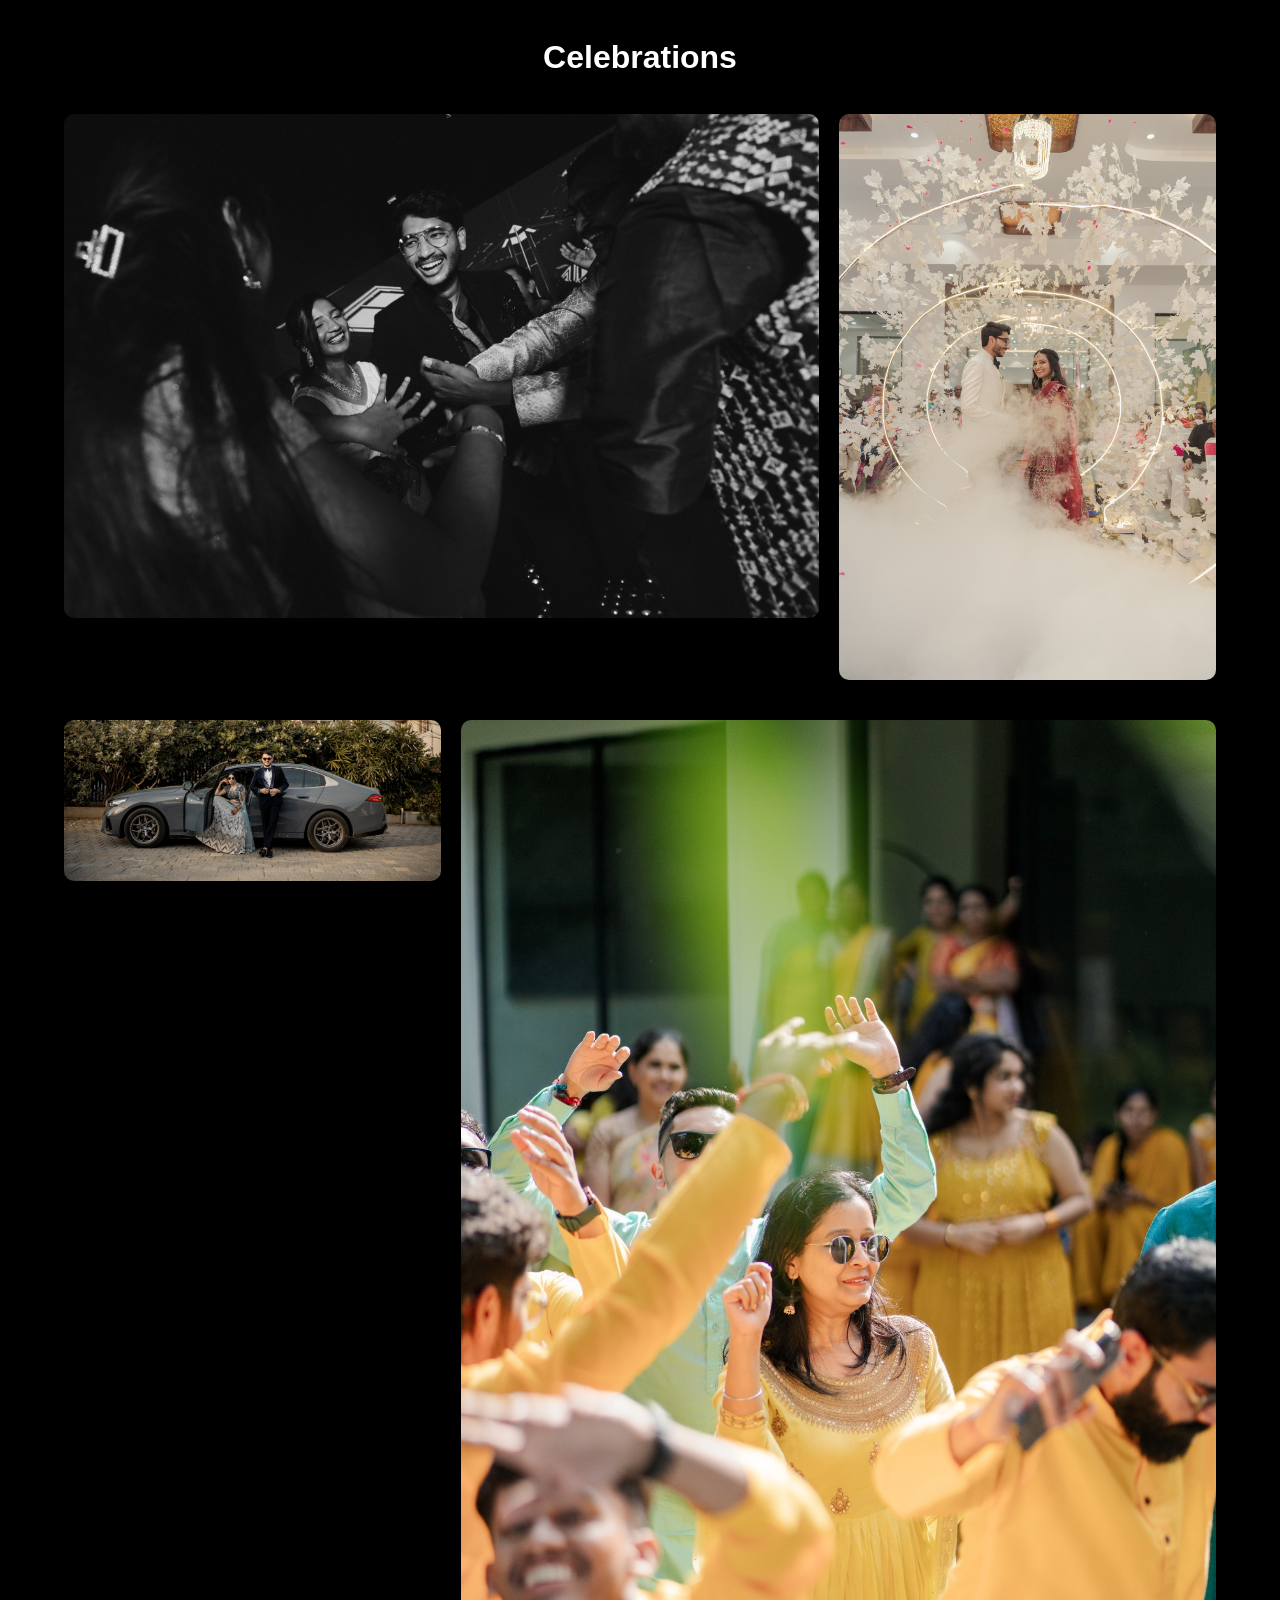
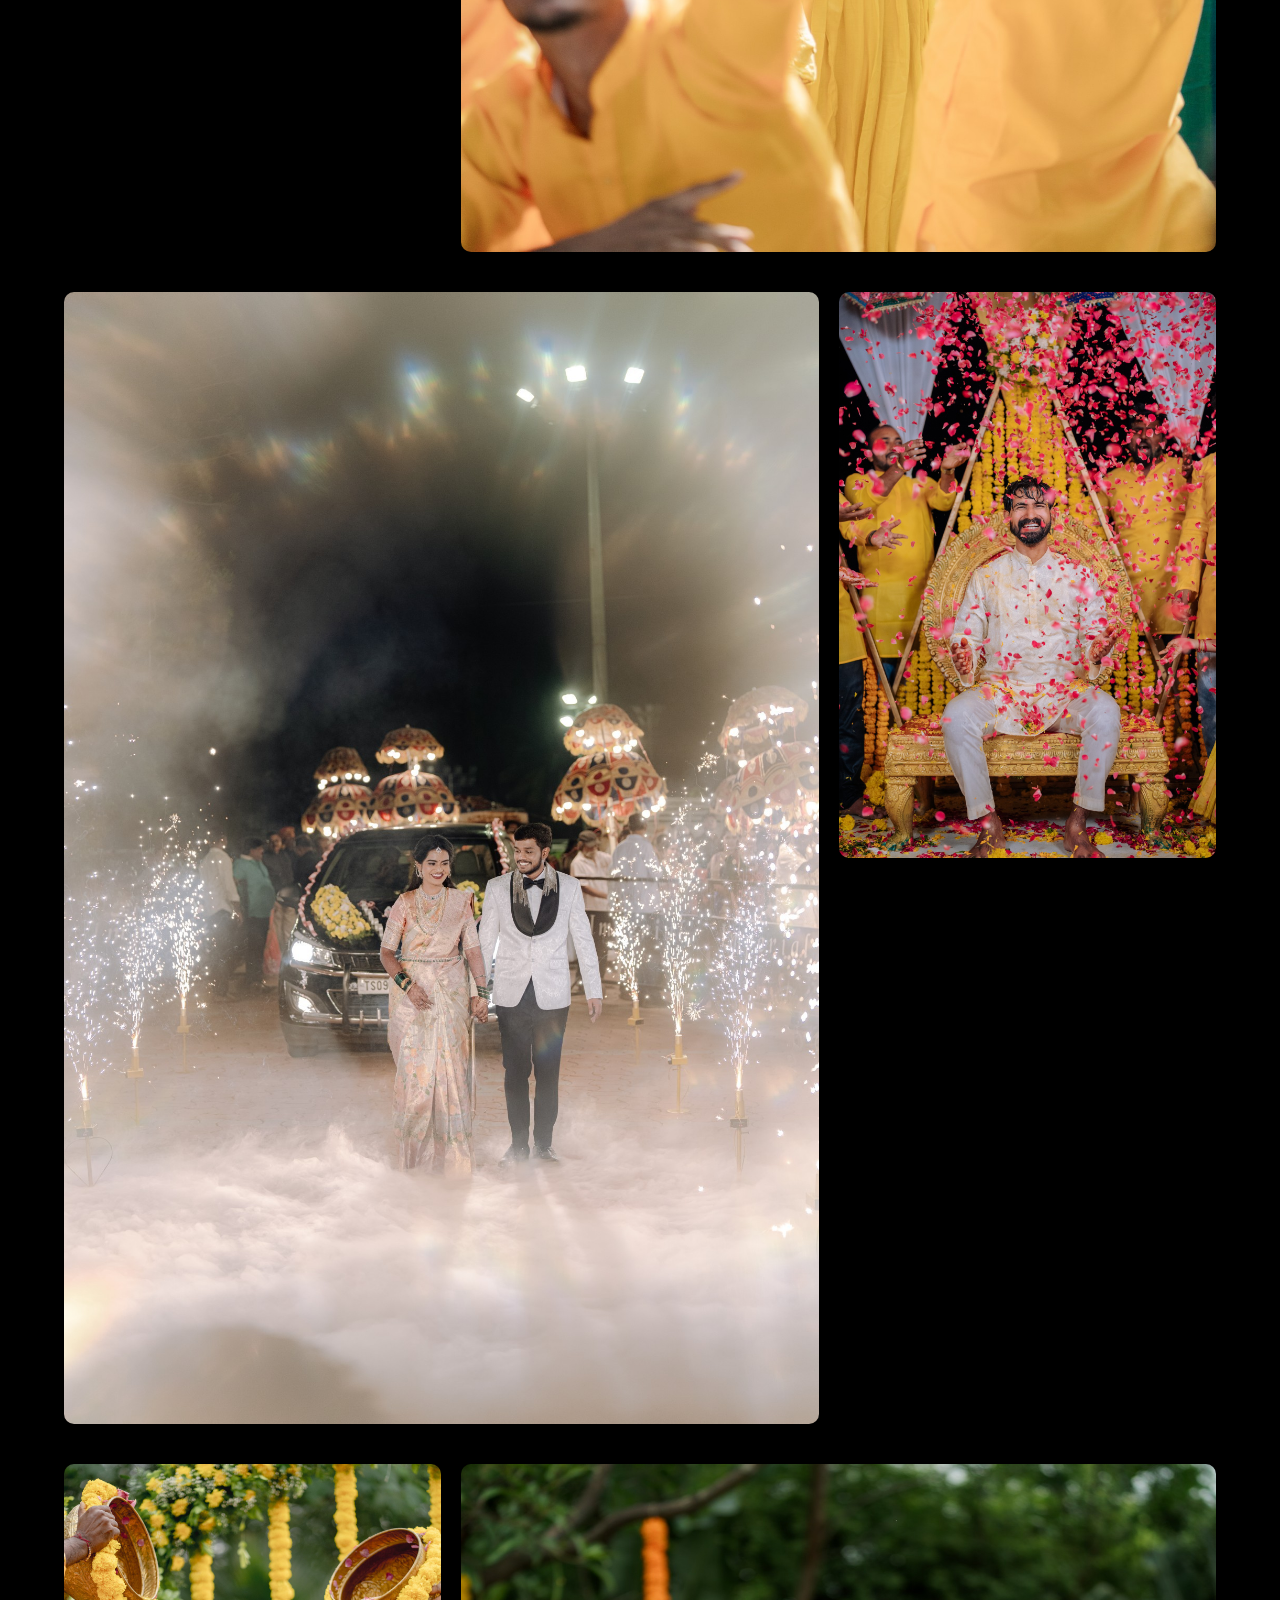
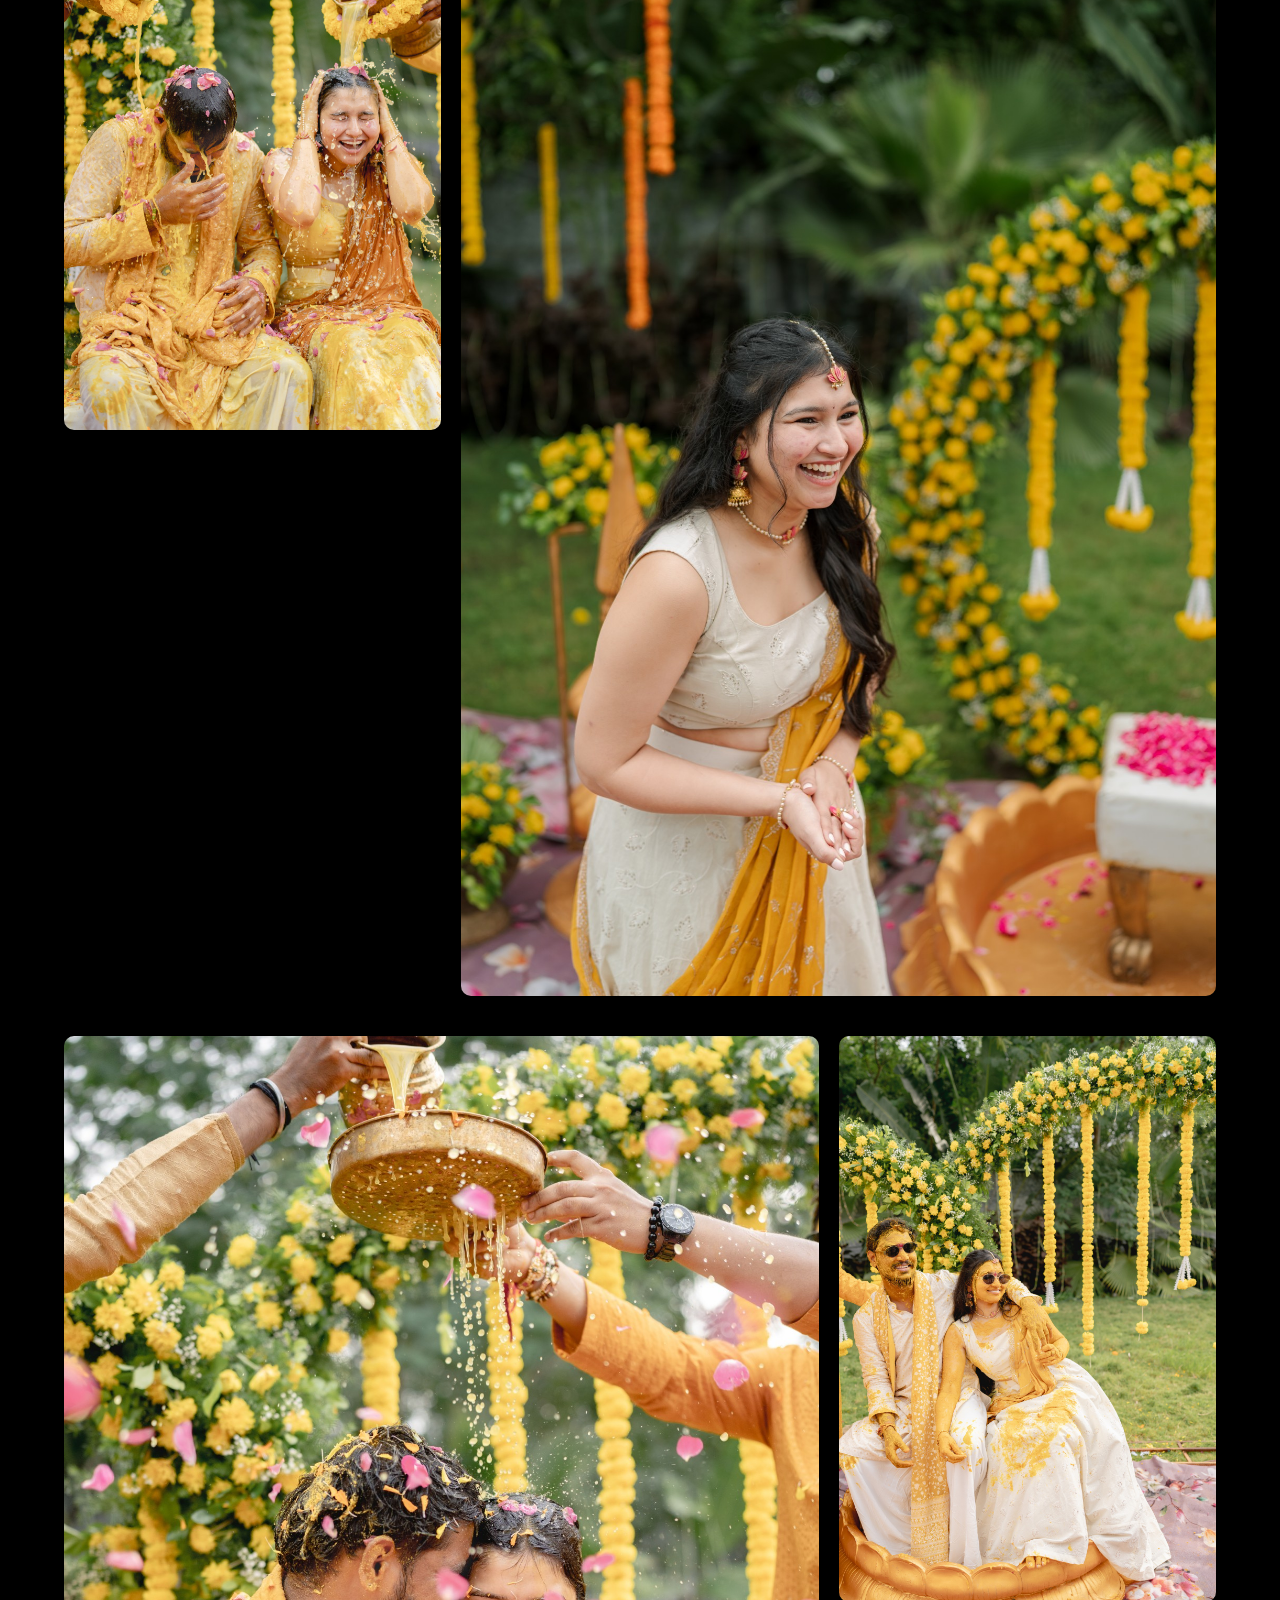
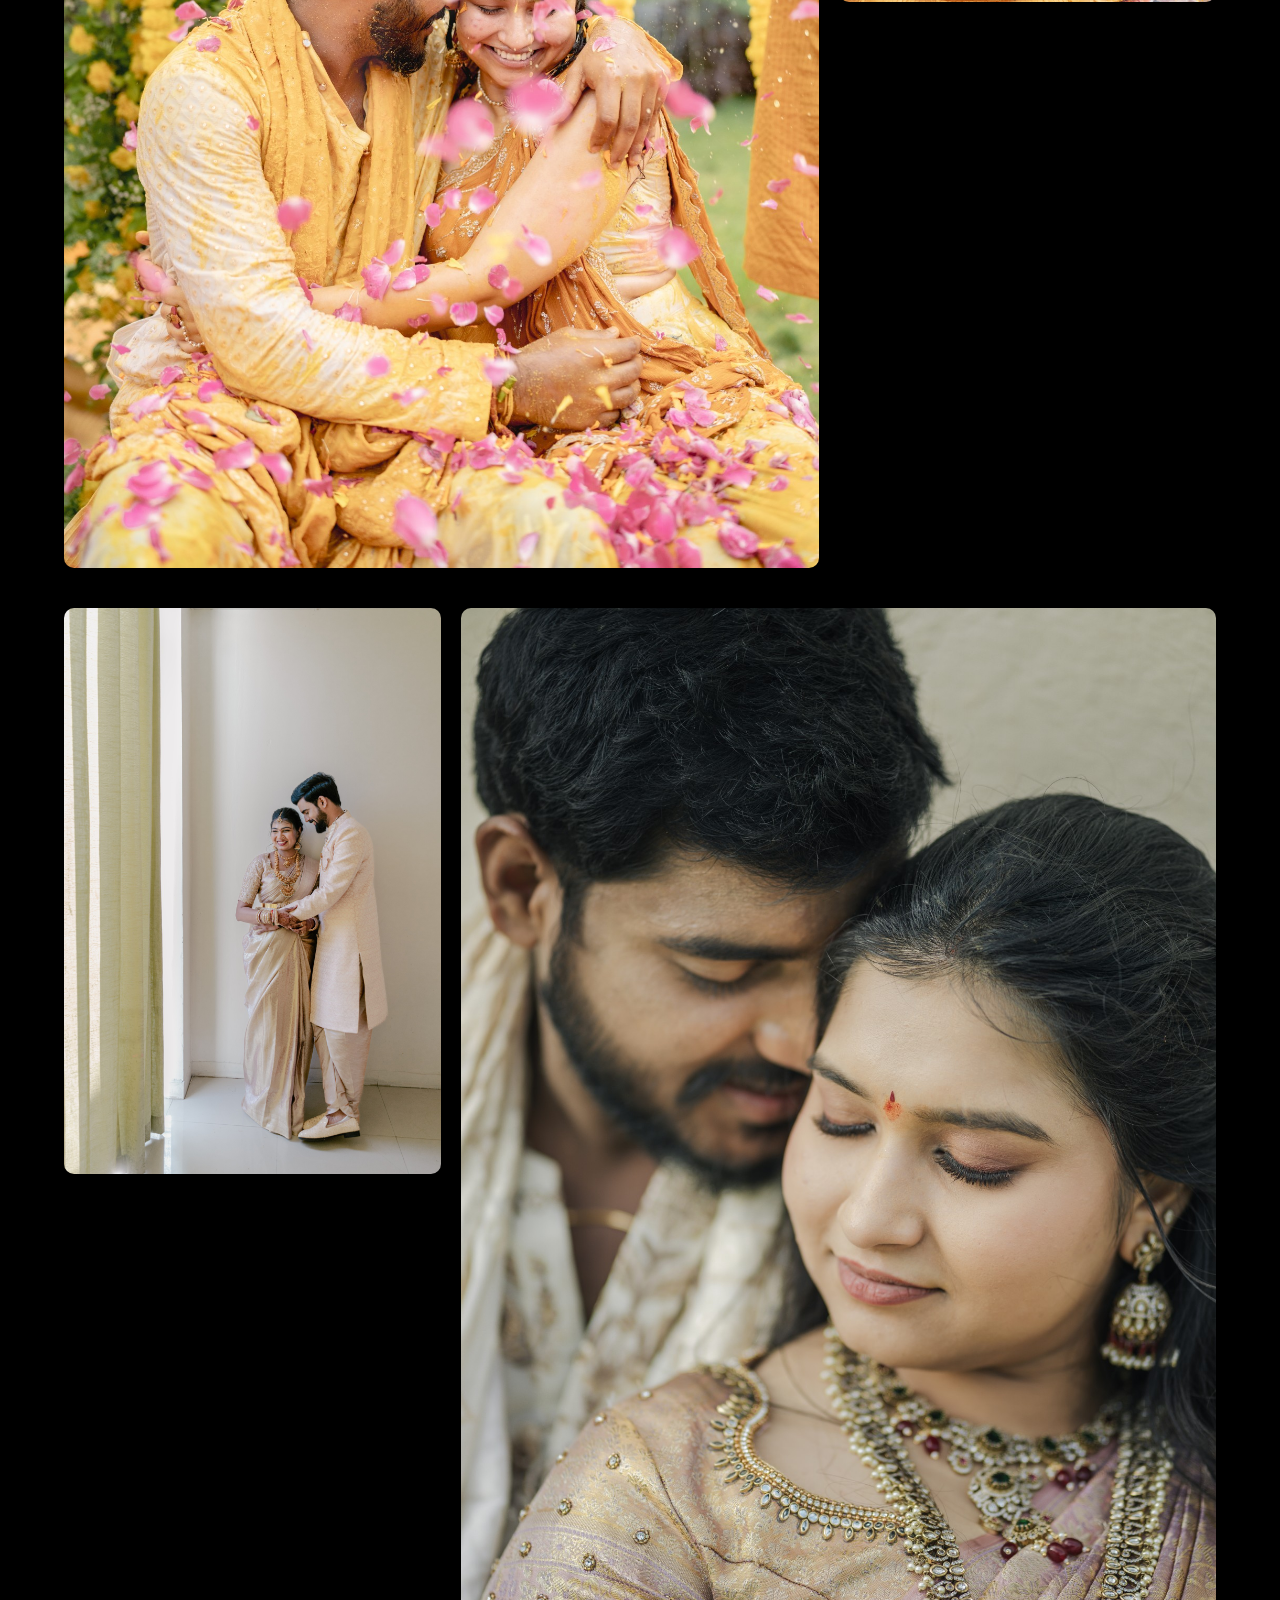
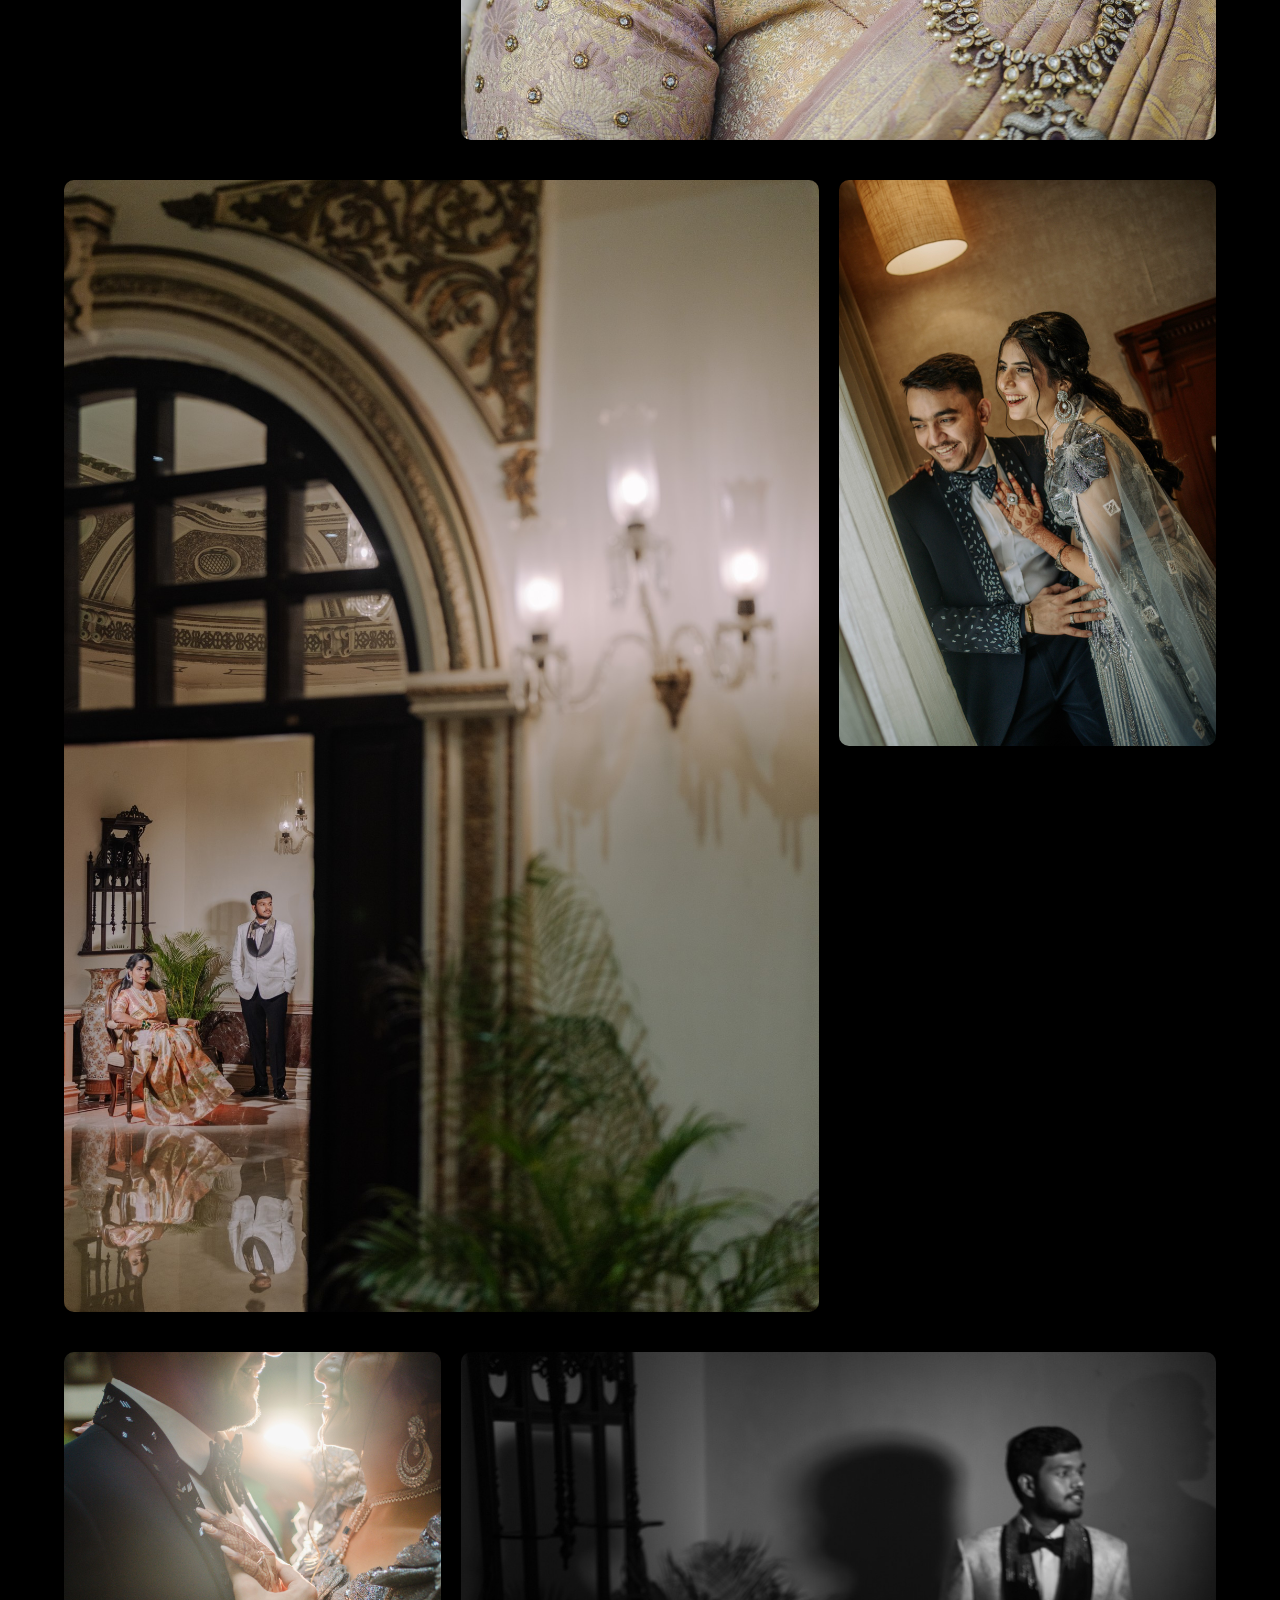
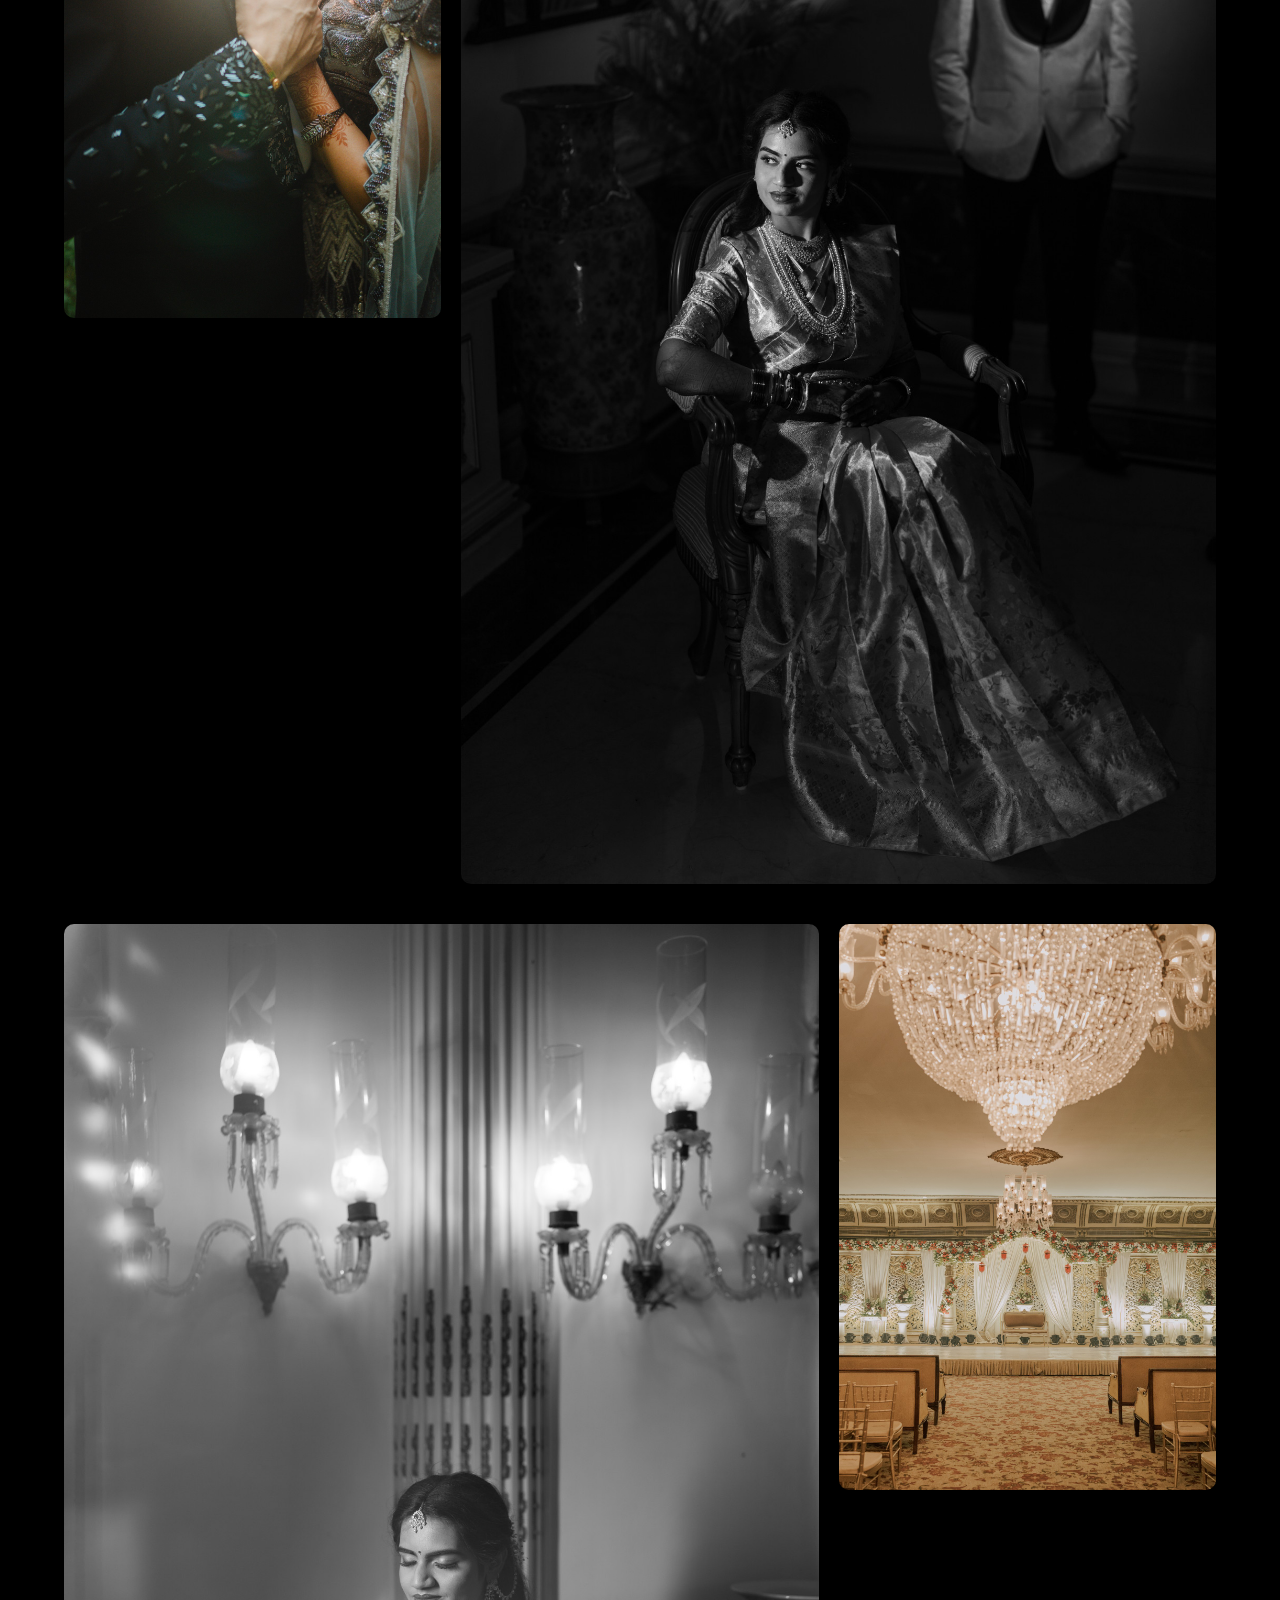
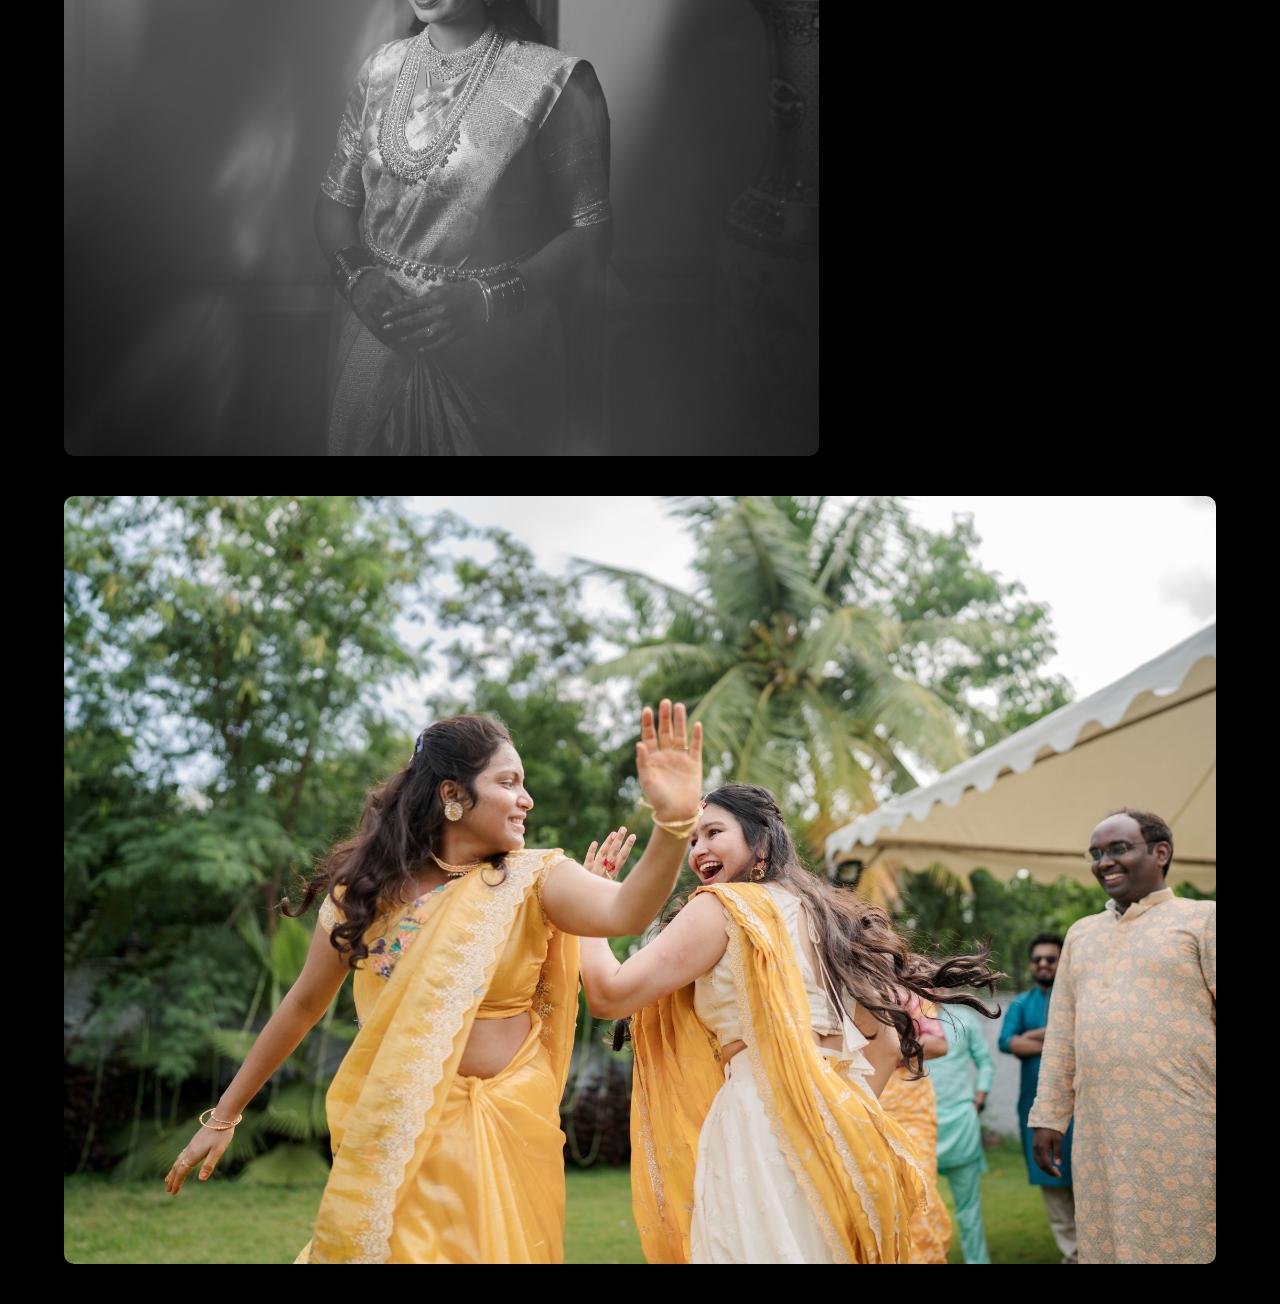
<file: celebrations.html>
<!DOCTYPE html>
<html lang="en">
<head>
    <meta charset="UTF-8">
    <meta name="viewport" content="width=device-width, initial-scale=1.0">
    <title>Celebrations | Films by Manish</title>

    <link rel="stylesheet" href="/static/css/style.css">

    <style>
        body {
            margin: 0;
            background: black;
            font-family: sans-serif;
        }

        h1 {
            text-align: center;
            color: white;
            padding: 30px 0;
        }

        /* ===== GALLERY ===== */

        .gallery-container {
            width: 90%;
            margin: auto;
            display: flex;
            flex-direction: column;
            gap: 40px;
            padding-bottom: 40px;
        }

        .gallery-row {
            display: flex;
            gap: 20px;
        }

        .gallery-row.reverse {
            flex-direction: row-reverse;
        }

        .gallery-img.large {
            flex: 2;
        }

        .gallery-img.small {
            flex: 1;
        }

        .gallery-img img {
            width: 100%;
            height: auto;
            object-fit: contain; /* NO CROPPING */
            border-radius: 10px;
        }

        /* ===== MOBILE ===== */

        @media (max-width: 768px) {
            .gallery-row {
                flex-direction: column !important;
            }
        }

    </style>
</head>

<body>

<h1>Celebrations</h1>

<section class="gallery">

    <div class="gallery-container">

        <div class="gallery-row">
            <div class="gallery-img large"><img src="/static/images/portfolio/celebrations/c1.jpg"></div>
            <div class="gallery-img small"><img src="/static/images/portfolio/celebrations/c2.jpg"></div>
        </div>

        <div class="gallery-row reverse">
            <div class="gallery-img large"><img src="/static/images/portfolio/celebrations/c3.jpg"></div>
            <div class="gallery-img small"><img src="/static/images/portfolio/celebrations/c4.jpg"></div>
        </div>

        <div class="gallery-row">
            <div class="gallery-img large"><img src="/static/images/portfolio/celebrations/c5.jpg"></div>
            <div class="gallery-img small"><img src="/static/images/portfolio/celebrations/c6.jpg"></div>
        </div>

        <div class="gallery-row reverse">
            <div class="gallery-img large"><img src="/static/images/portfolio/celebrations/c7.jpg"></div>
            <div class="gallery-img small"><img src="/static/images/portfolio/celebrations/c8.jpg"></div>
        </div>

        <div class="gallery-row">
            <div class="gallery-img large"><img src="/static/images/portfolio/celebrations/c9.jpg"></div>
            <div class="gallery-img small"><img src="/static/images/portfolio/celebrations/c10.jpg"></div>
        </div>

        <div class="gallery-row reverse">
            <div class="gallery-img large"><img src="/static/images/portfolio/celebrations/c11.jpg"></div>
            <div class="gallery-img small"><img src="/static/images/portfolio/celebrations/c12.jpg"></div>
        </div>

        <div class="gallery-row">
            <div class="gallery-img large"><img src="/static/images/portfolio/celebrations/c13.jpg"></div>
            <div class="gallery-img small"><img src="/static/images/portfolio/celebrations/c14.jpg"></div>
        </div>

        <div class="gallery-row reverse">
            <div class="gallery-img large"><img src="/static/images/portfolio/celebrations/c15.jpg"></div>
            <div class="gallery-img small"><img src="/static/images/portfolio/celebrations/c16.jpg"></div>
        </div>

        <div class="gallery-row">
            <div class="gallery-img large"><img src="/static/images/portfolio/celebrations/c17.jpg"></div>
            <div class="gallery-img small"><img src="/static/images/portfolio/celebrations/c18.jpg"></div>
        </div>

        <!-- LAST IMAGE FULL -->
        <div class="gallery-row">
            <div class="gallery-img large"><img src="/static/images/portfolio/celebrations/c19.jpg"></div>
        </div>

    </div>

</section>

</body>
</html>
</file>
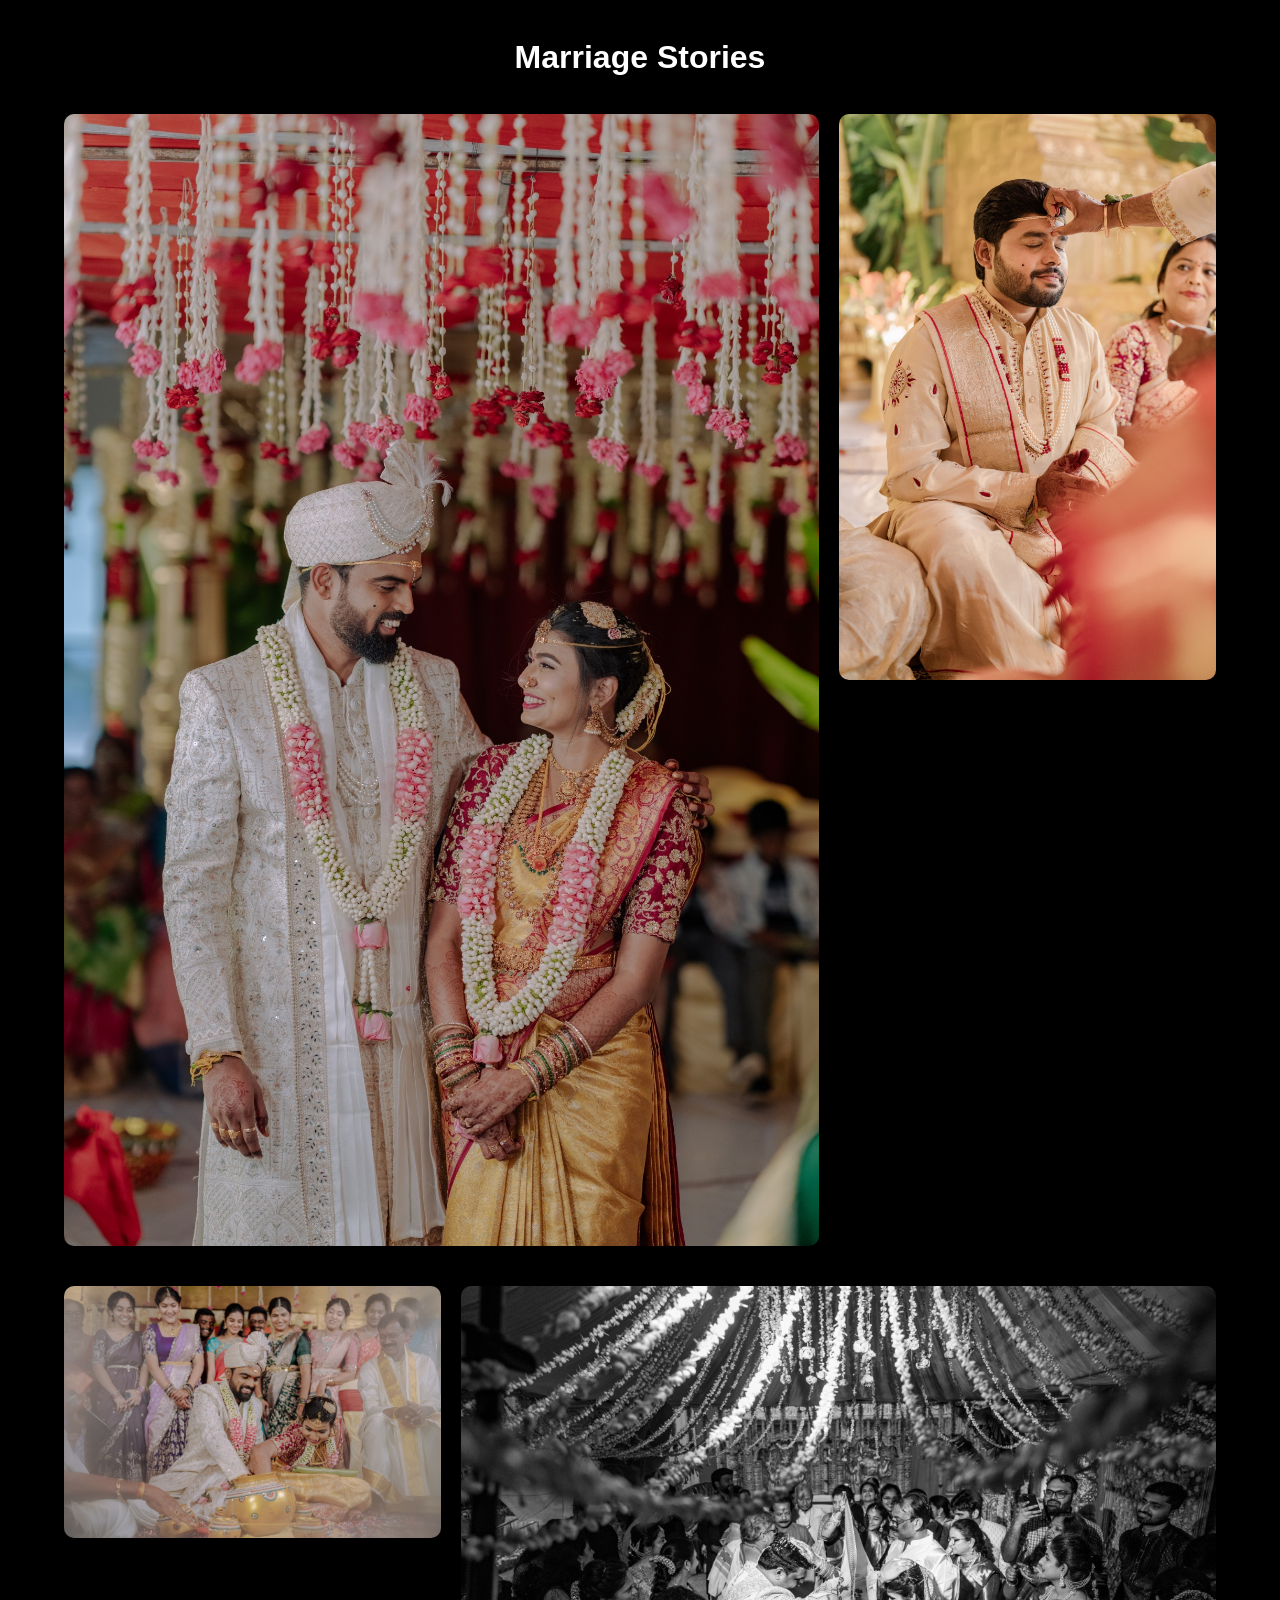
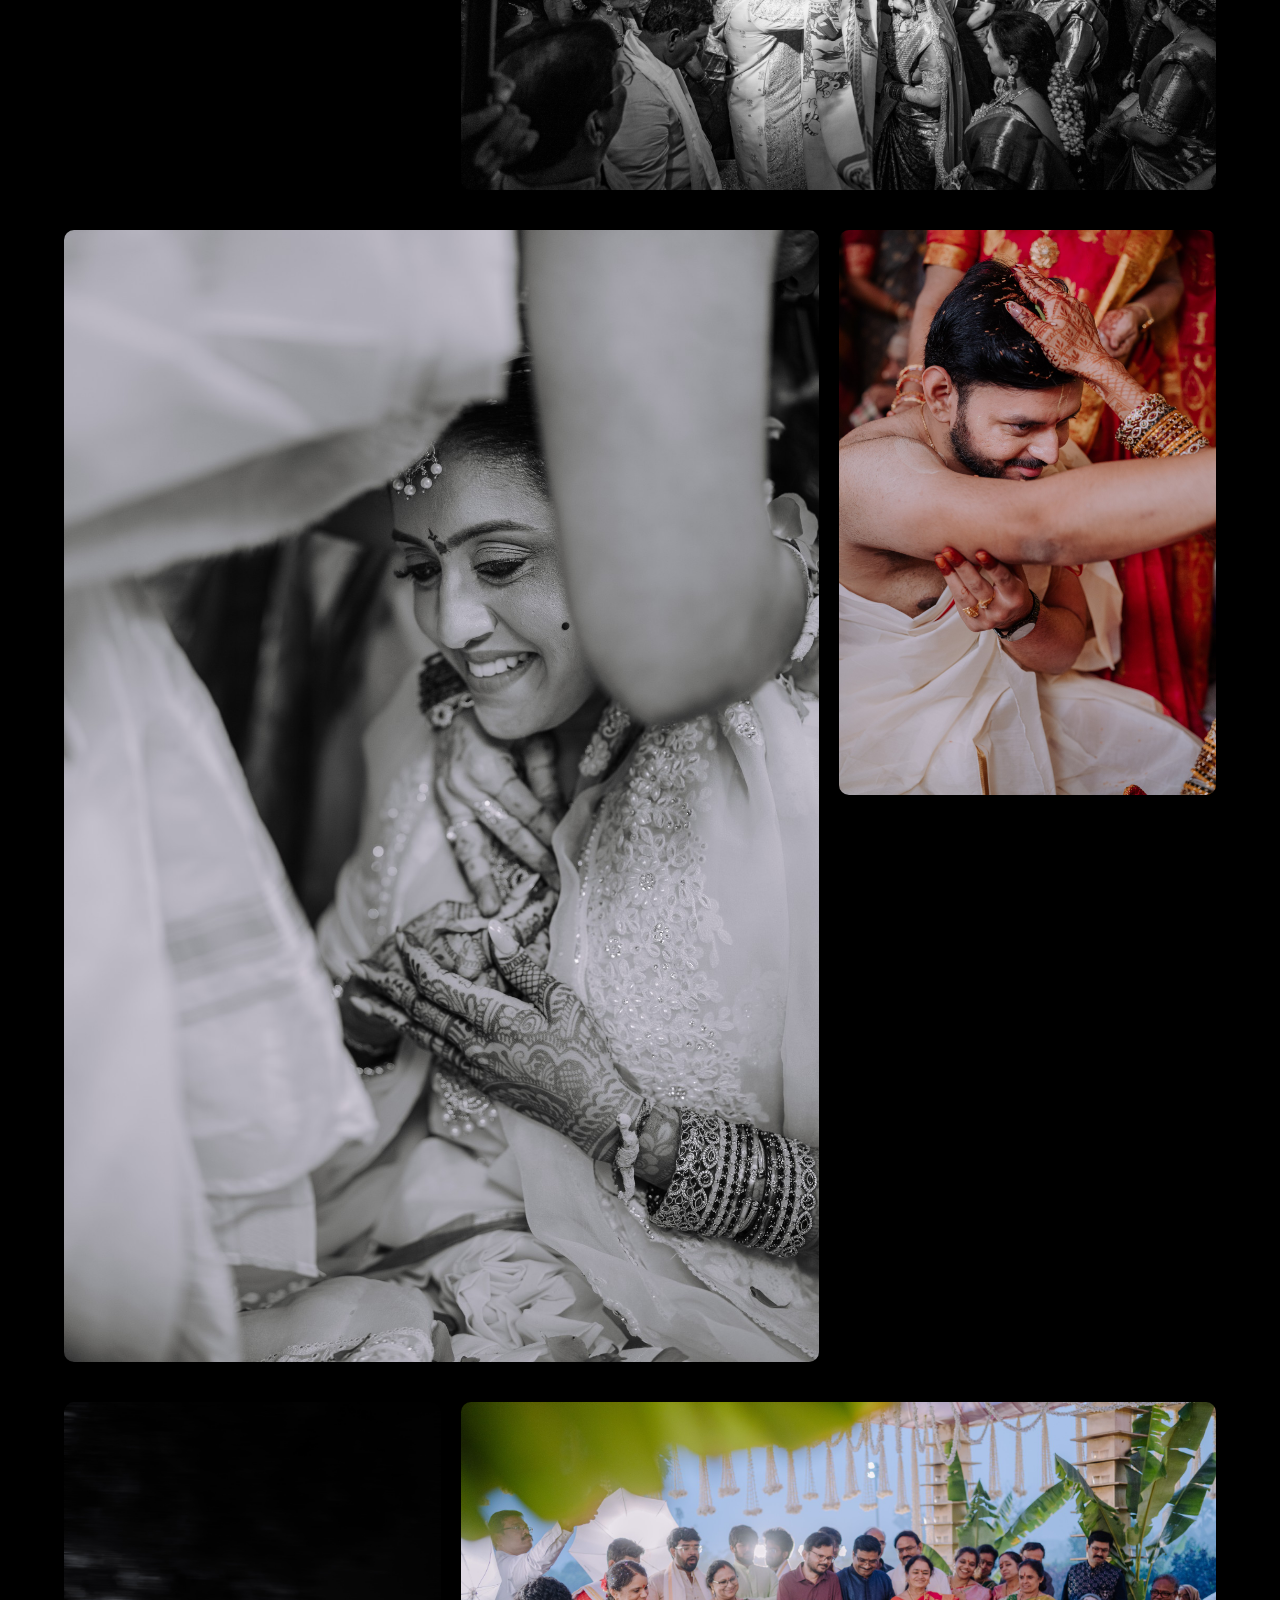
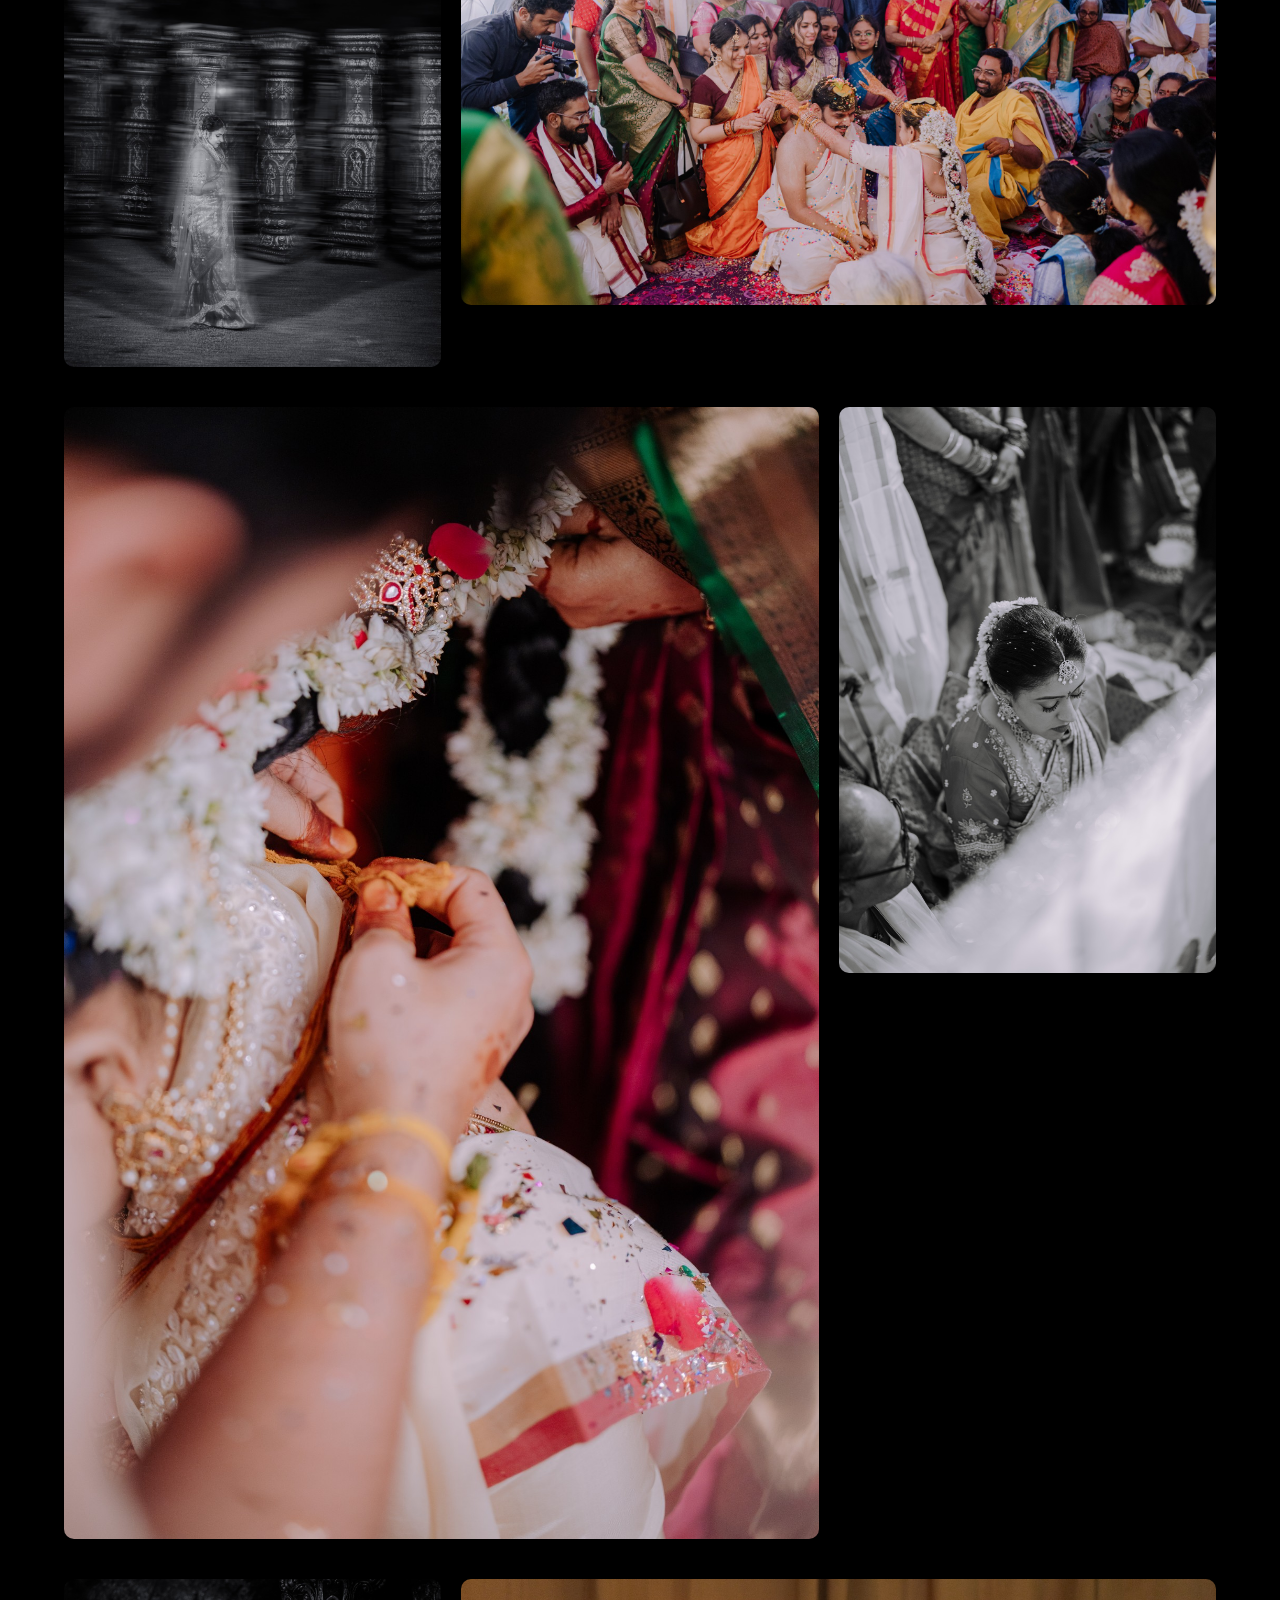
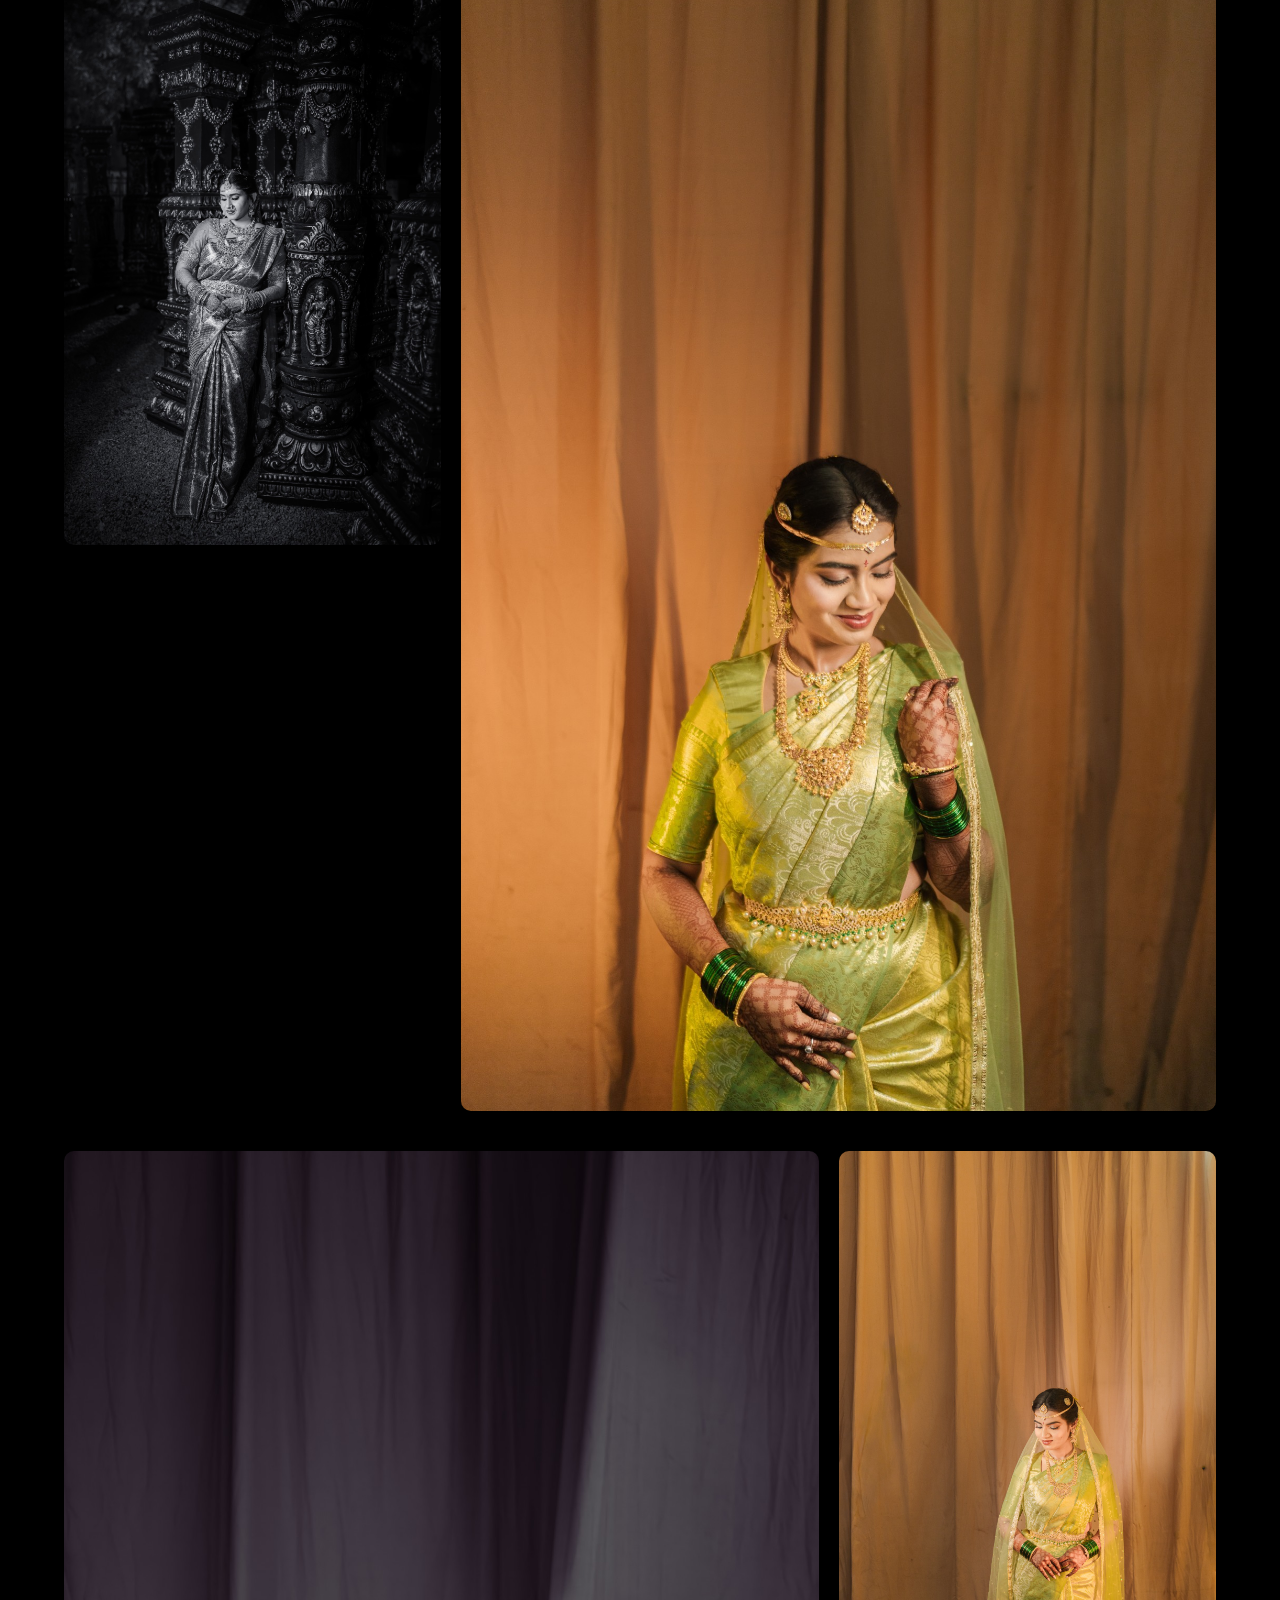
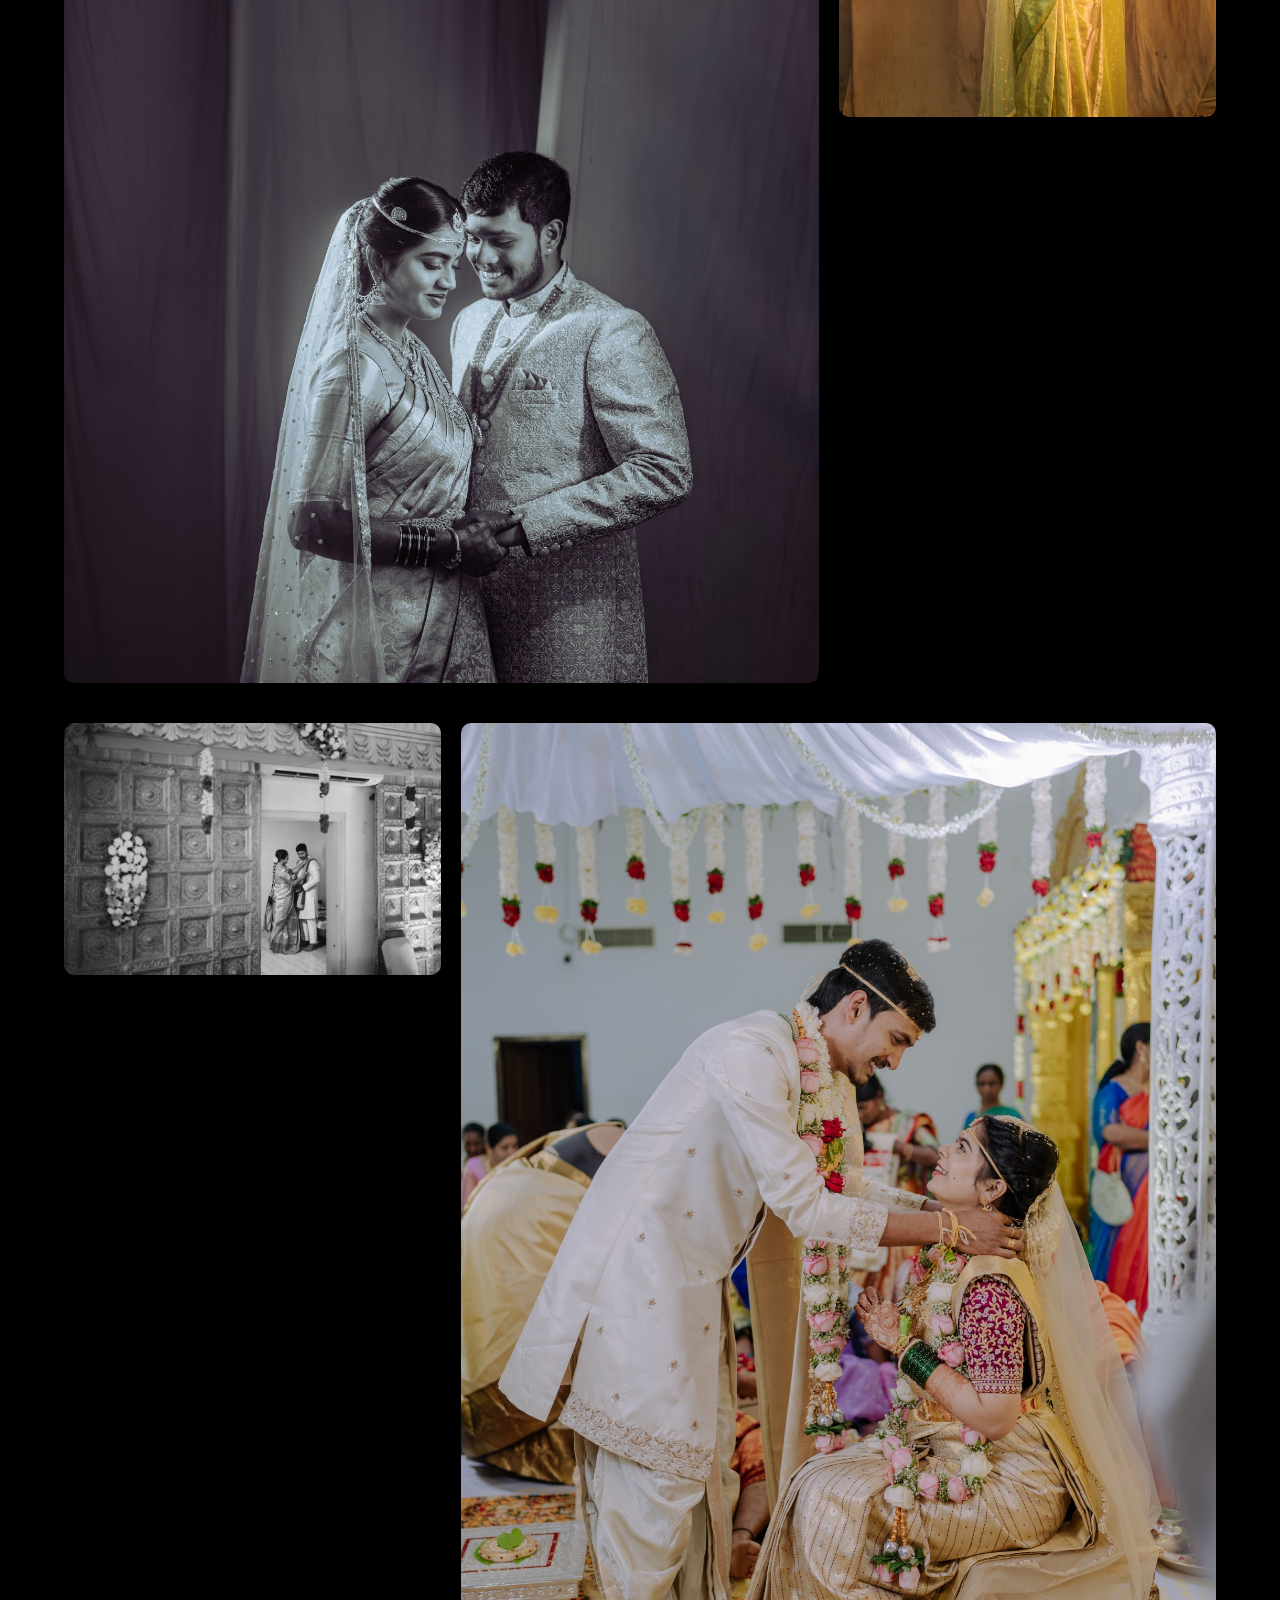
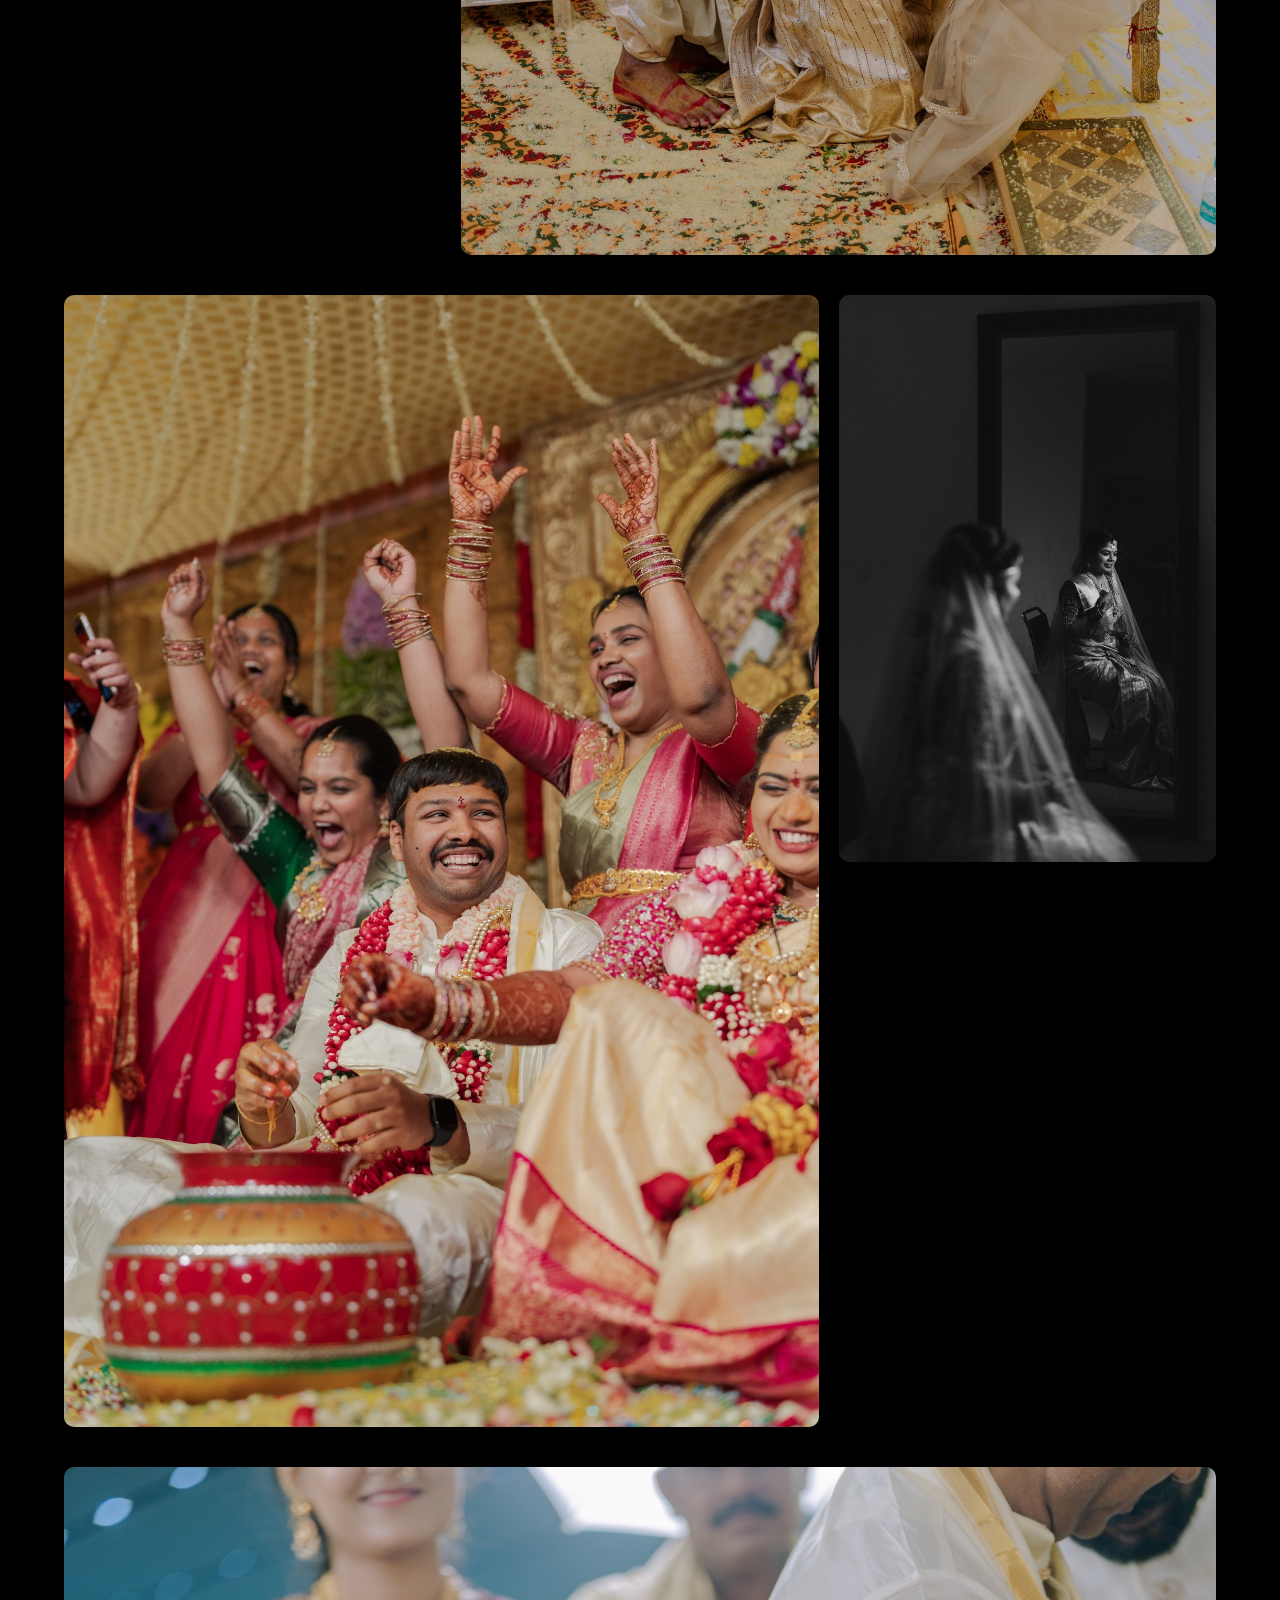
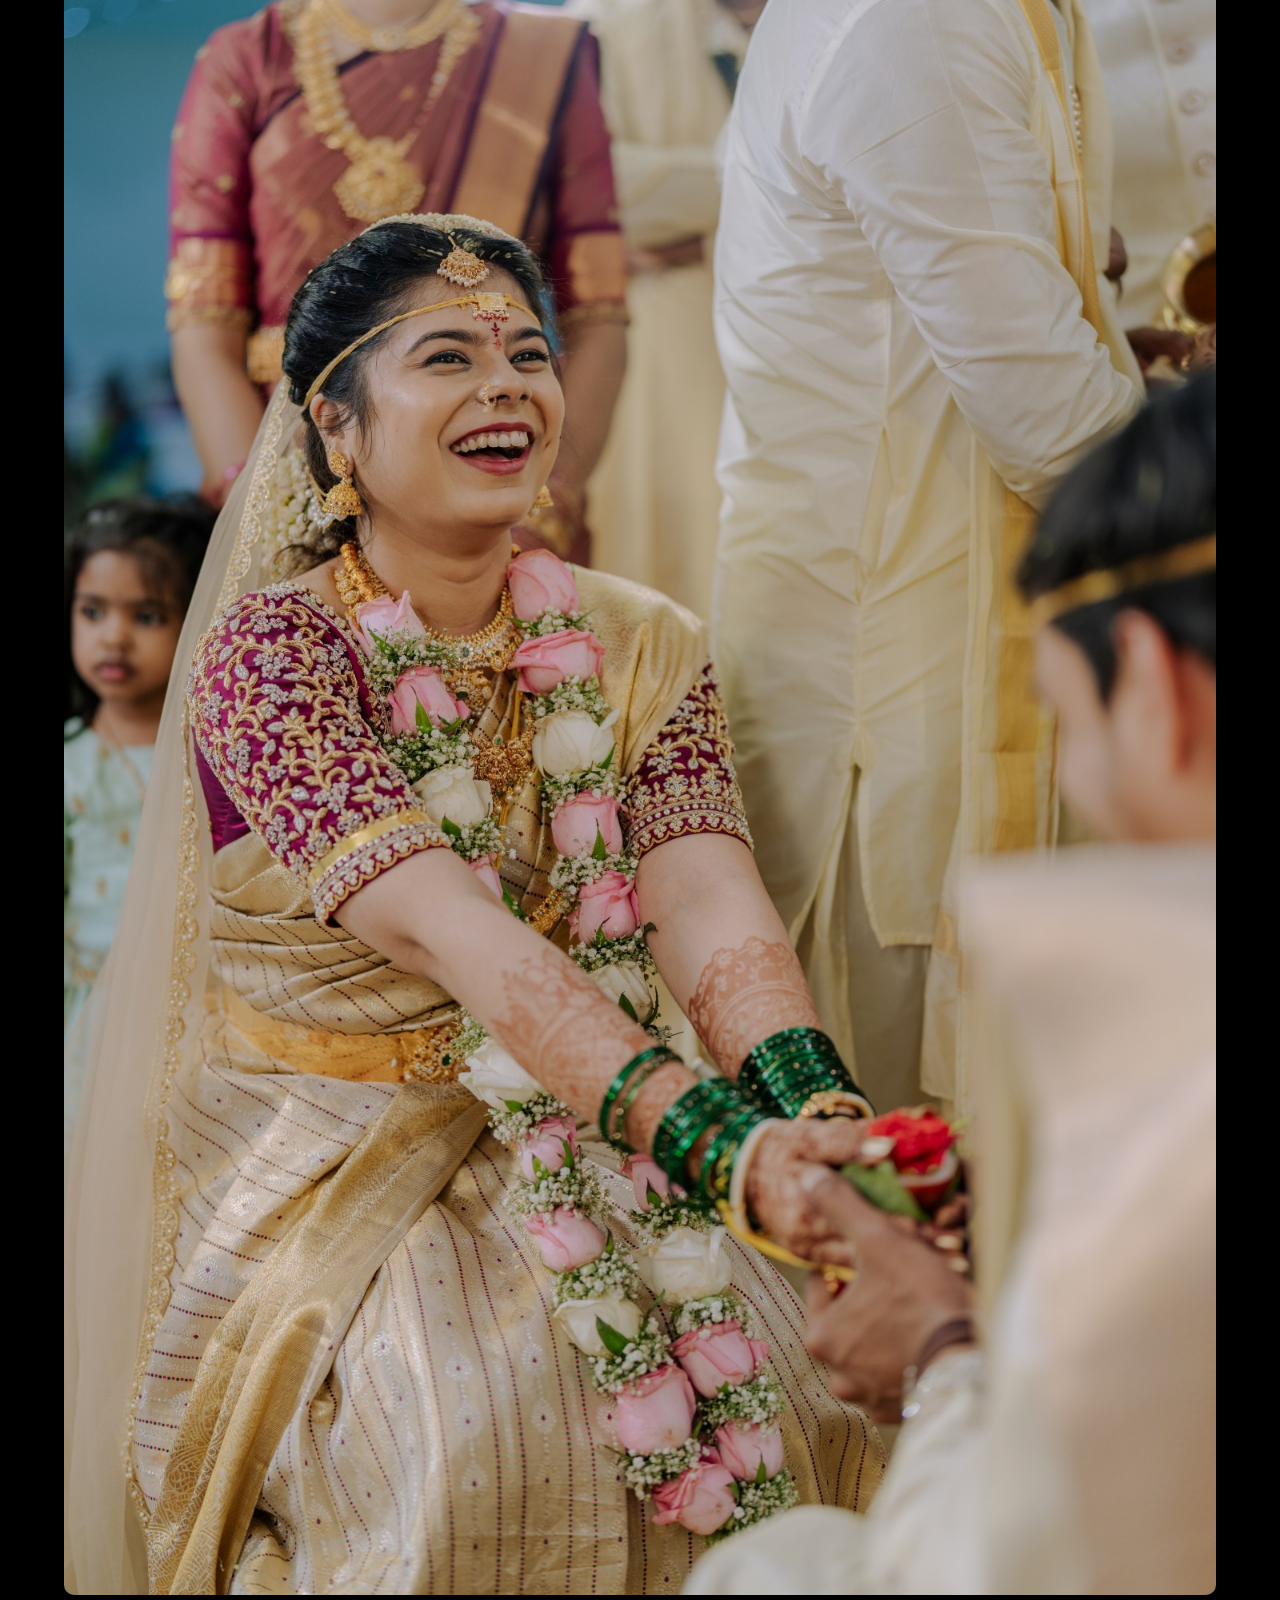
<file: marriage.html>
<!DOCTYPE html>
<html lang="en">
<head>
    <meta charset="UTF-8">
    <meta name="viewport" content="width=device-width, initial-scale=1.0">
    <title>Marriage | Films by Manish</title>

    <link rel="stylesheet" href="/static/css/style.css">

    <style>
        body {
            margin: 0;
            background: black;
            font-family: sans-serif;
        }

        h1 {
            text-align: center;
            color: white;
            padding: 30px 0;
        }

        /* ===== GALLERY ===== */

        .gallery-container {
            width: 90%;
            margin: auto;
            display: flex;
            flex-direction: column;
            gap: 40px;
            padding-bottom: 40px;
        }

        .gallery-row {
            display: flex;
            gap: 20px;
        }

        .gallery-row.reverse {
            flex-direction: row-reverse;
        }

        .gallery-img.large {
            flex: 2;
        }

        .gallery-img.small {
            flex: 1;
        }

        .gallery-img img {
            width: 100%;
            height: auto;
            object-fit: contain; /* NO CROPPING */
            border-radius: 10px;
        }

        /* ===== MOBILE ===== */

        @media (max-width: 768px) {
            .gallery-row {
                flex-direction: column !important;
            }
        }

    </style>
</head>

<body>

<h1>Marriage Stories</h1>

<section class="gallery">

    <div class="gallery-container">

        <div class="gallery-row">
            <div class="gallery-img large"><img src="/static/images/portfolio/marriage/m1.jpg"></div>
            <div class="gallery-img small"><img src="/static/images/portfolio/marriage/m2.jpg"></div>
        </div>

        <div class="gallery-row reverse">
            <div class="gallery-img large"><img src="/static/images/portfolio/marriage/m3.jpg"></div>
            <div class="gallery-img small"><img src="/static/images/portfolio/marriage/m4.jpg"></div>
        </div>

        <div class="gallery-row">
            <div class="gallery-img large"><img src="/static/images/portfolio/marriage/m5.jpg"></div>
            <div class="gallery-img small"><img src="/static/images/portfolio/marriage/m6.jpg"></div>
        </div>

        <div class="gallery-row reverse">
            <div class="gallery-img large"><img src="/static/images/portfolio/marriage/m7.jpg"></div>
            <div class="gallery-img small"><img src="/static/images/portfolio/marriage/m8.jpg"></div>
        </div>

        <div class="gallery-row">
            <div class="gallery-img large"><img src="/static/images/portfolio/marriage/m9.jpg"></div>
            <div class="gallery-img small"><img src="/static/images/portfolio/marriage/m10.jpg"></div>
        </div>

        <div class="gallery-row reverse">
            <div class="gallery-img large"><img src="/static/images/portfolio/marriage/m11.jpg"></div>
            <div class="gallery-img small"><img src="/static/images/portfolio/marriage/m12.jpg"></div>
        </div>

        <div class="gallery-row">
            <div class="gallery-img large"><img src="/static/images/portfolio/marriage/m13.jpg"></div>
            <div class="gallery-img small"><img src="/static/images/portfolio/marriage/m14.jpg"></div>
        </div>

        <div class="gallery-row reverse">
            <div class="gallery-img large"><img src="/static/images/portfolio/marriage/m15.jpg"></div>
            <div class="gallery-img small"><img src="/static/images/portfolio/marriage/m16.jpg"></div>
        </div>

        <div class="gallery-row">
            <div class="gallery-img large"><img src="/static/images/portfolio/marriage/m17.jpg"></div>
            <div class="gallery-img small"><img src="/static/images/portfolio/marriage/m18.jpg"></div>
        </div>

        <!-- Last image full width -->
        <div class="gallery-row">
            <div class="gallery-img large"><img src="/static/images/portfolio/marriage/m19.jpg"></div>
        </div>

    </div>

</section>

</body>
</html>
</file>
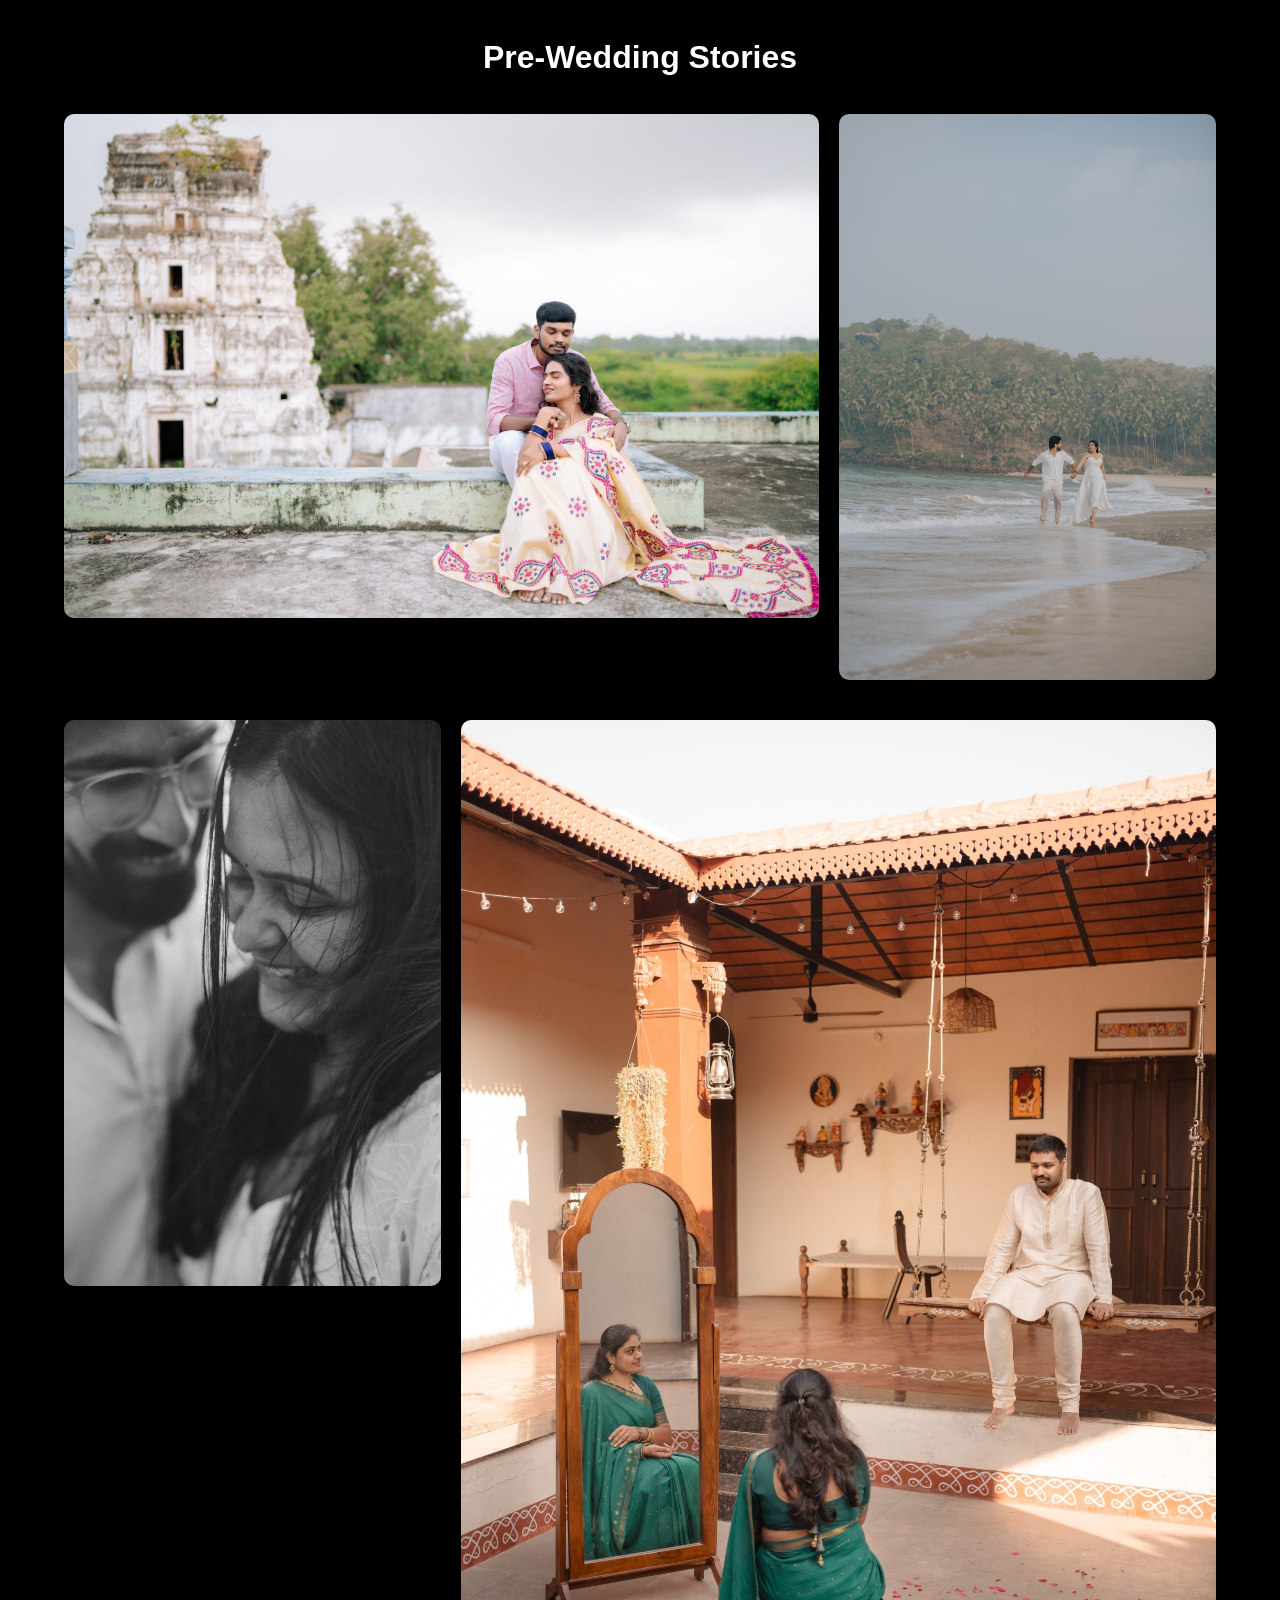
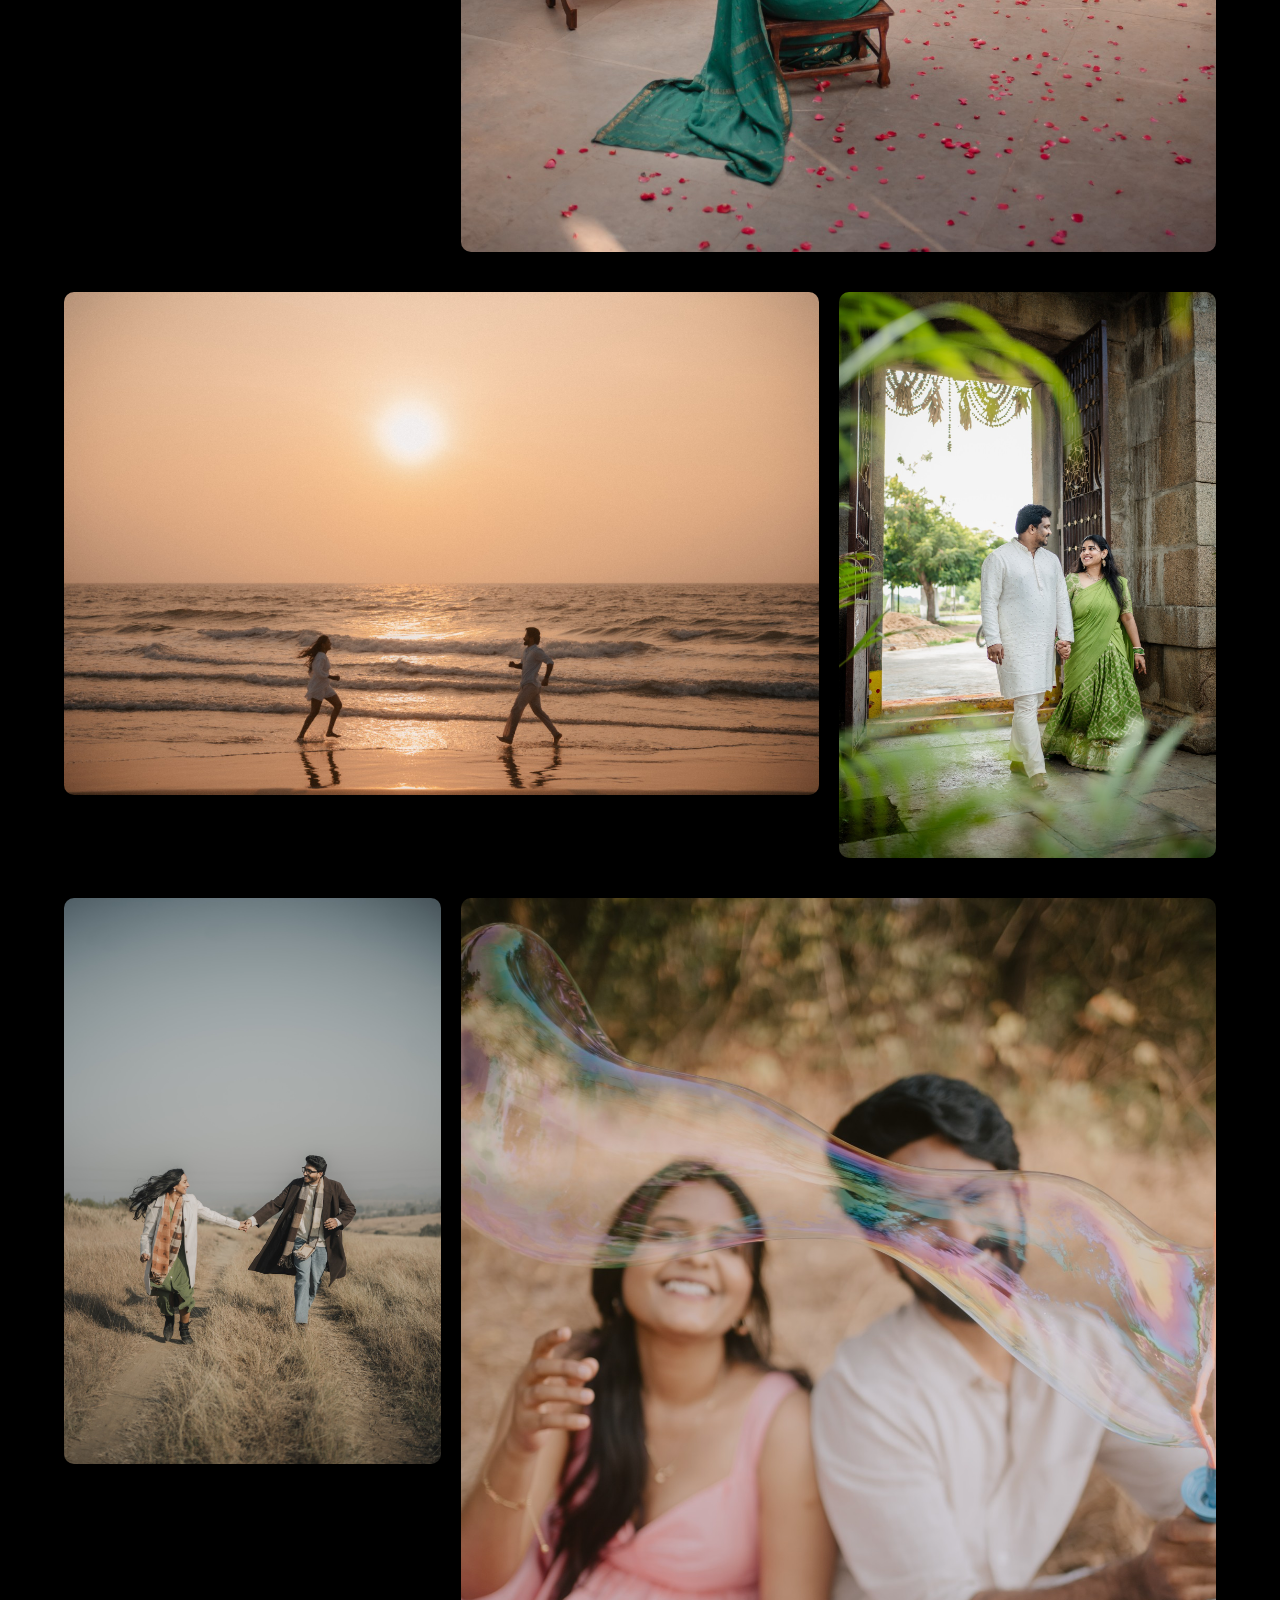
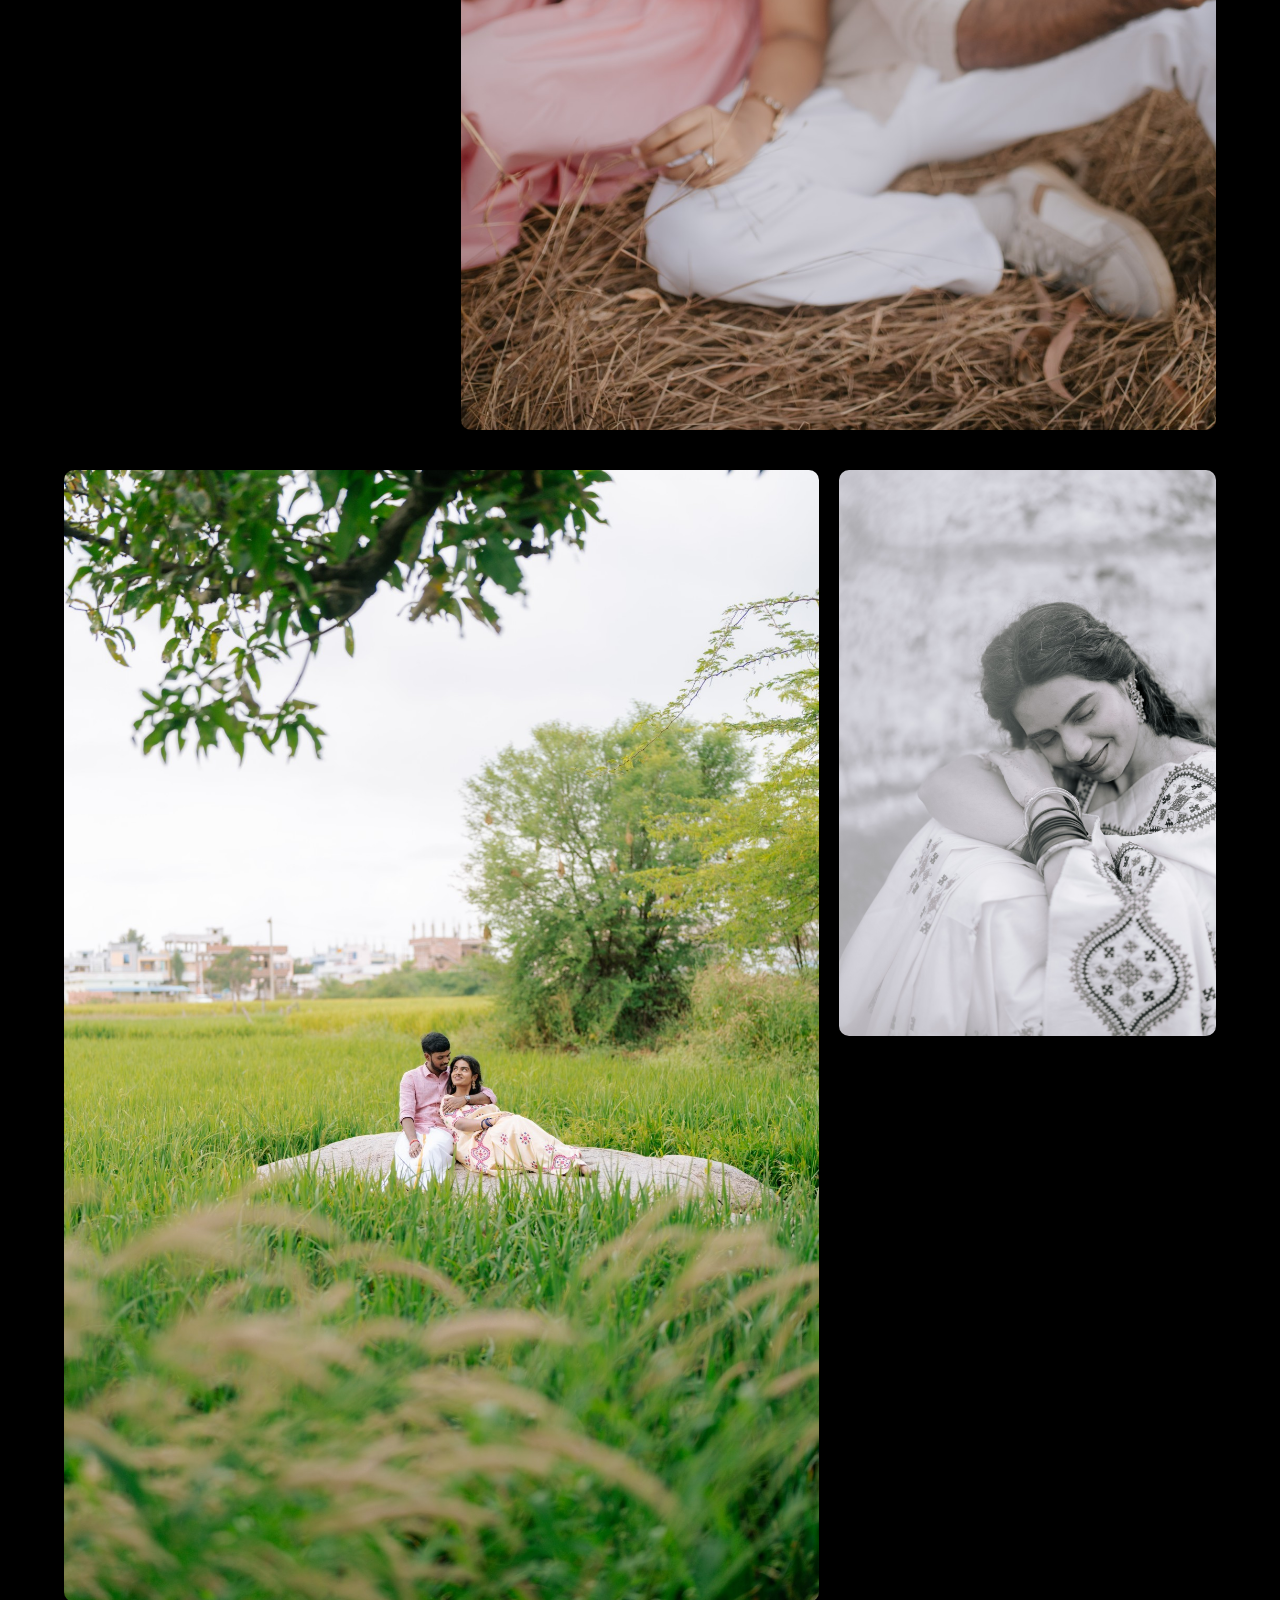
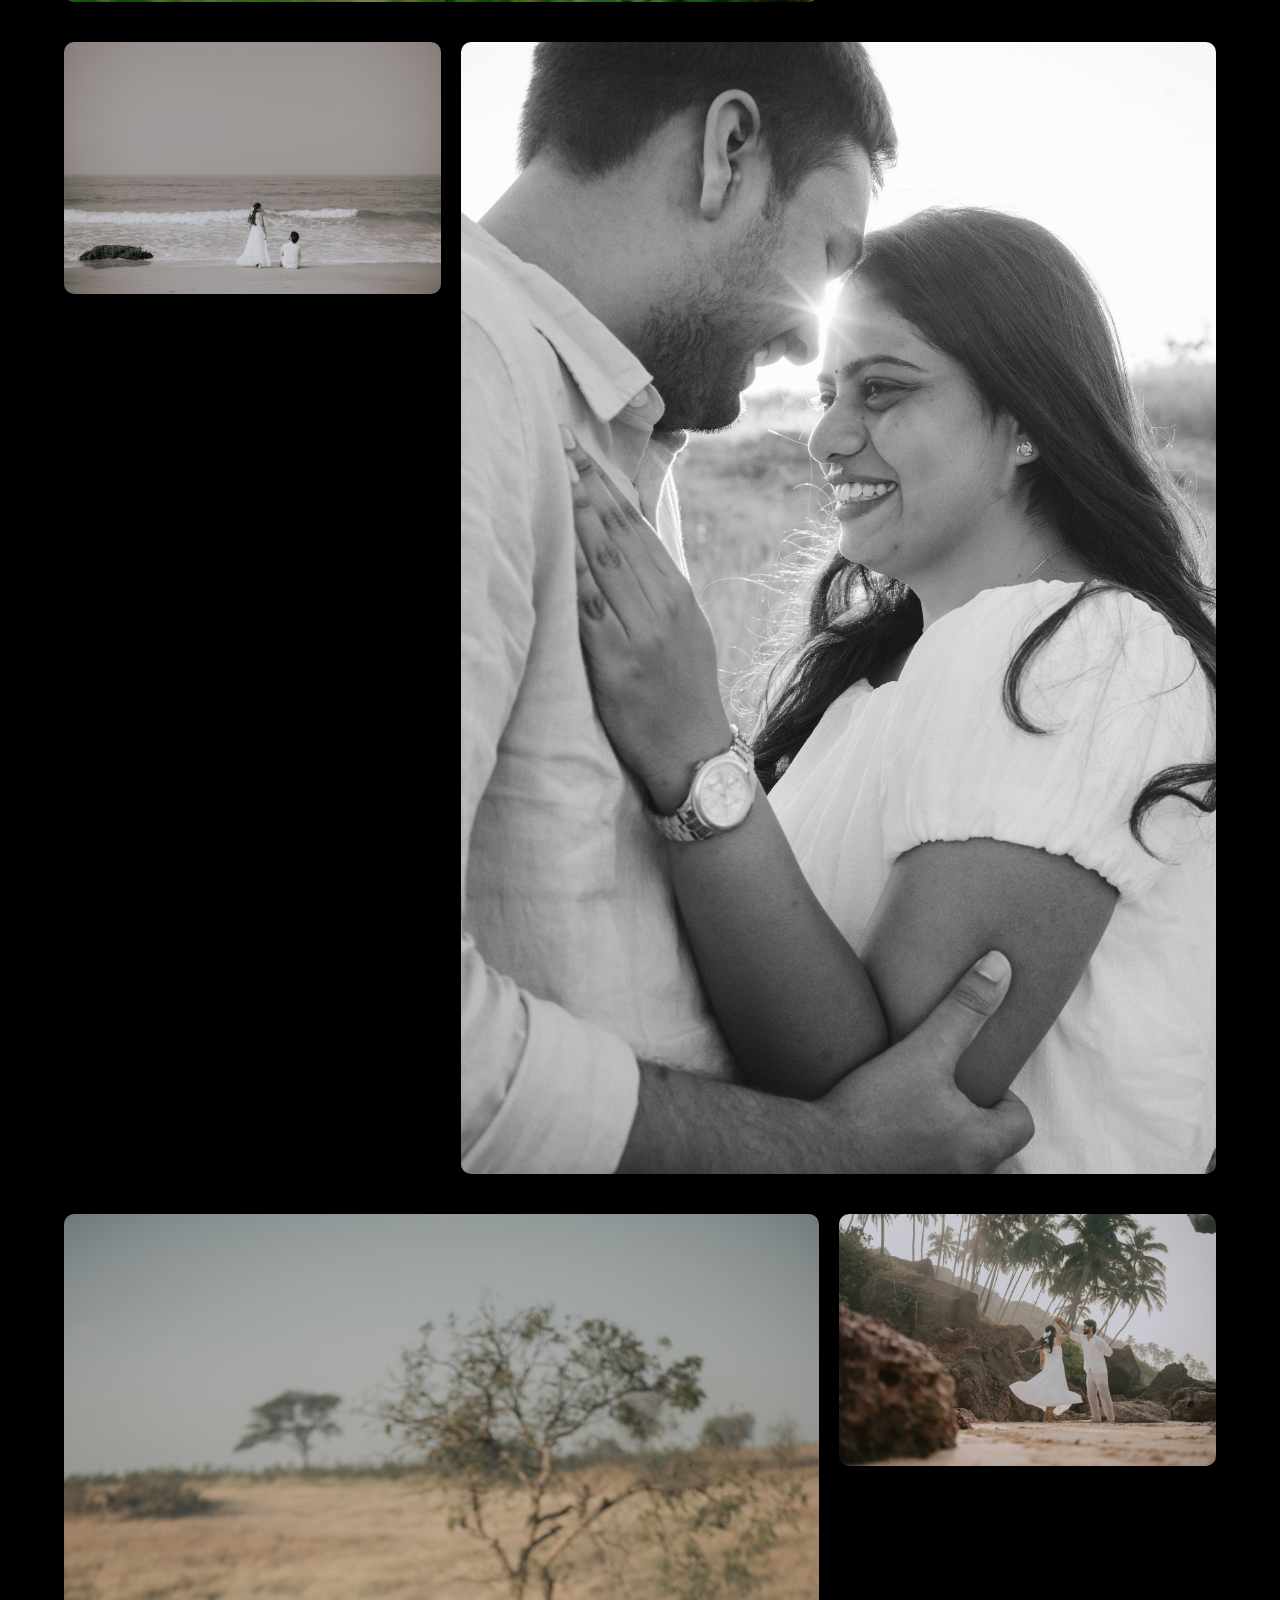
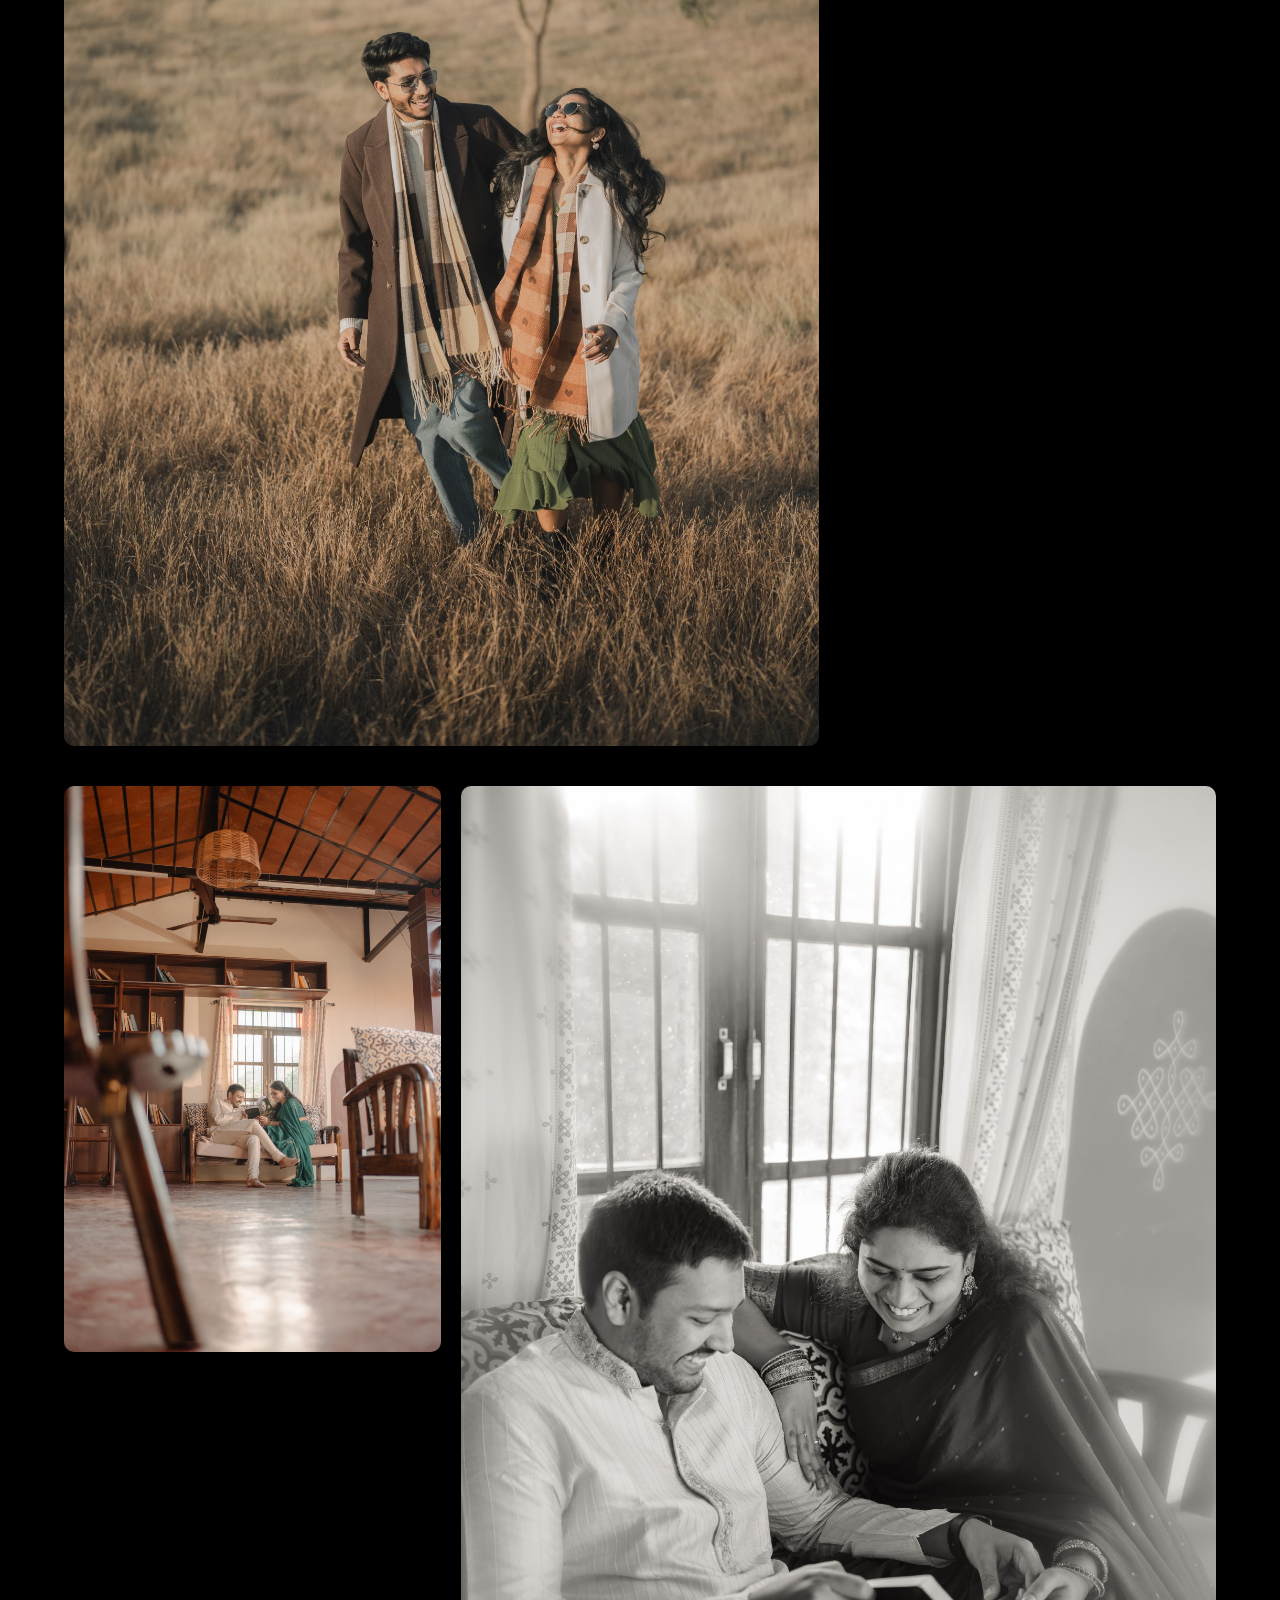
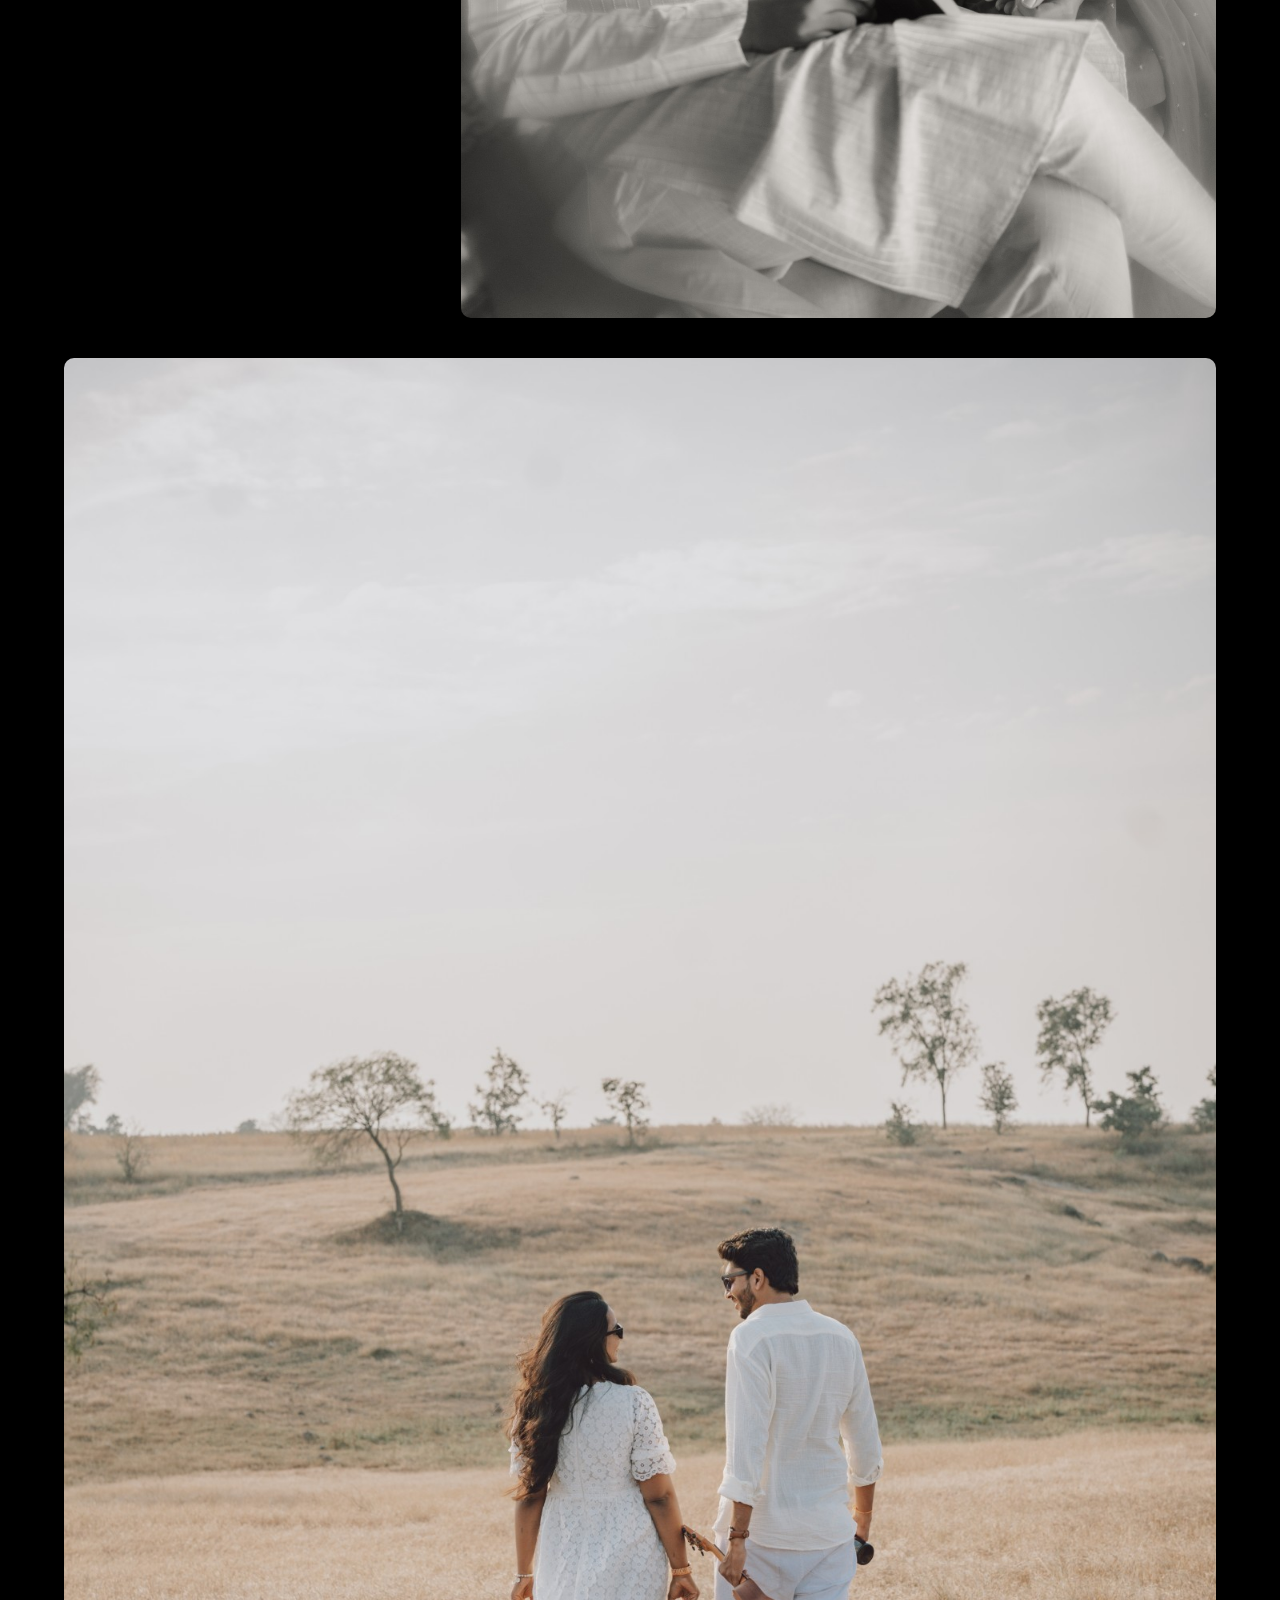
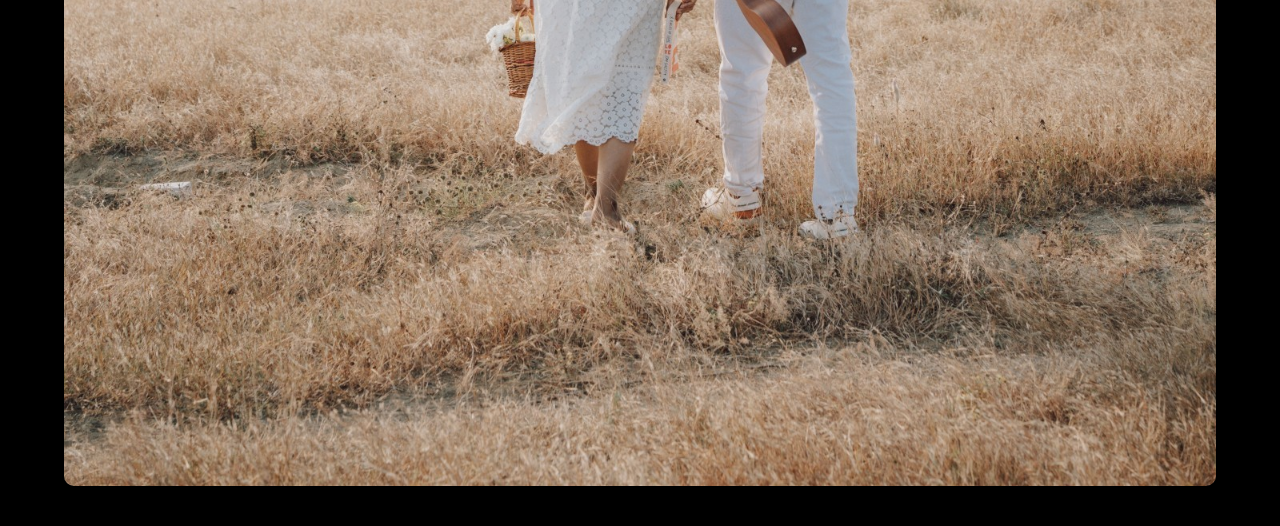
<file: prewedding.html>
<!DOCTYPE html>
<html lang="en">
<head>
    <meta charset="UTF-8">
    <meta name="viewport" content="width=device-width, initial-scale=1.0">
    <title>Pre-Wedding | Films by Manish</title>

    <link rel="stylesheet" href="/static/css/style.css">

    <style>
        body {
            margin: 0;
            background: black;
            font-family: sans-serif;
        }

        h1 {
            text-align: center;
            color: white;
            padding: 30px 0;
        }

        /* ===== GALLERY ===== */

        .gallery-container {
            width: 90%;
            margin: auto;
            display: flex;
            flex-direction: column;
            gap: 40px;
            padding-bottom: 40px;
        }

        .gallery-row {
            display: flex;
            gap: 20px;
        }

        .gallery-row.reverse {
            flex-direction: row-reverse;
        }

        .gallery-img.large {
            flex: 2;
        }

        .gallery-img.small {
            flex: 1;
        }

        .gallery-img img {
            width: 100%;
            height: auto;
            object-fit: contain; /* NO CROPPING */
            border-radius: 10px;
        }

        /* ===== MOBILE ===== */

        @media (max-width: 768px) {
            .gallery-row {
                flex-direction: column !important;
            }
        }

    </style>
</head>

<body>

<h1>Pre-Wedding Stories</h1>

<section class="gallery">

    <div class="gallery-container">

        <div class="gallery-row">
            <div class="gallery-img large"><img src="/static/images/portfolio/prewedding/p1.jpg"></div>
            <div class="gallery-img small"><img src="/static/images/portfolio/prewedding/p2.jpg"></div>
        </div>

        <div class="gallery-row reverse">
            <div class="gallery-img large"><img src="/static/images/portfolio/prewedding/p3.jpg"></div>
            <div class="gallery-img small"><img src="/static/images/portfolio/prewedding/p4.jpg"></div>
        </div>

        <div class="gallery-row">
            <div class="gallery-img large"><img src="/static/images/portfolio/prewedding/p5.jpg"></div>
            <div class="gallery-img small"><img src="/static/images/portfolio/prewedding/p6.jpg"></div>
        </div>

        <div class="gallery-row reverse">
            <div class="gallery-img large"><img src="/static/images/portfolio/prewedding/p7.jpg"></div>
            <div class="gallery-img small"><img src="/static/images/portfolio/prewedding/p8.jpg"></div>
        </div>

        <div class="gallery-row">
            <div class="gallery-img large"><img src="/static/images/portfolio/prewedding/p9.jpg"></div>
            <div class="gallery-img small"><img src="/static/images/portfolio/prewedding/p10.jpg"></div>
        </div>

        <div class="gallery-row reverse">
            <div class="gallery-img large"><img src="/static/images/portfolio/prewedding/p11.jpg"></div>
            <div class="gallery-img small"><img src="/static/images/portfolio/prewedding/p12.jpg"></div>
        </div>

        <div class="gallery-row">
            <div class="gallery-img large"><img src="/static/images/portfolio/prewedding/p13.jpg"></div>
            <div class="gallery-img small"><img src="/static/images/portfolio/prewedding/p14.jpg"></div>
        </div>

        <div class="gallery-row reverse">
            <div class="gallery-img large"><img src="/static/images/portfolio/prewedding/p15.jpg"></div>
            <div class="gallery-img small"><img src="/static/images/portfolio/prewedding/p16.jpg"></div>
        </div>

        <!-- LAST IMAGE FULL -->
        <div class="gallery-row">
            <div class="gallery-img large"><img src="/static/images/portfolio/prewedding/p17.jpg"></div>
        </div>

    </div>

</section>

</body>
</html>
</file>
<file: static/css/style.css>
/* ===== Reset & Base ===== */
*, *::before, *::after {
    margin: 0;
    padding: 0;
    box-sizing: border-box;
}

:root {
    --color-bg: #0a0a0a;
    --color-bg-alt: #111111;
    --color-surface: #1a1a1a;
    --color-text: #e8e4de;
    --color-text-muted: #9a9590;
    --color-accent: #c9a96e;
    --color-accent-light: #dfc598;
    --color-white: #ffffff;
    --font-heading: 'Cormorant Garamond', Georgia, serif;
    --font-body: 'Montserrat', 'Helvetica Neue', sans-serif;
    --transition: 0.4s cubic-bezier(0.25, 0.46, 0.45, 0.94);
}

html {
    scroll-behavior: smooth;
    font-size: 16px;
}

body {
    font-family: var(--font-body);
    background: var(--color-bg);
    color: var(--color-text);
    line-height: 1.7;
    font-weight: 300;
    overflow-x: hidden;
}

img {
    max-width: 100%;
    height: auto;
    display: block;
}

a {
    text-decoration: none;
    color: inherit;
    transition: color var(--transition);
}

.container {
    max-width: 1200px;
    margin: 0 auto;
    padding: 0 40px;
}

/* ===== Navigation ===== */
.navbar {
    position: fixed;
    top: 0;
    left: 0;
    width: 100%;
    z-index: 1000;
    padding: 25px 0;
    transition: all var(--transition);
}

.navbar.scrolled {
    background: rgba(10, 10, 10, 0.95);
    backdrop-filter: blur(20px);
    padding: 15px 0;
    box-shadow: 0 2px 30px rgba(0, 0, 0, 0.3);
}

.nav-container {
    max-width: 1200px;
    margin: 0 auto;
    padding: 0 40px;
    display: flex;
    justify-content: space-between;
    align-items: center;
}

.nav-logo {
    font-family: var(--font-heading);
    font-size: 1.6rem;
    font-weight: 500;
    color: var(--color-white);
    letter-spacing: 2px;
}

.nav-menu {
    display: flex;
    list-style: none;
    gap: 40px;
}

.nav-link {
    font-size: 0.8rem;
    font-weight: 400;
    letter-spacing: 2px;
    text-transform: uppercase;
    color: var(--color-text);
    position: relative;
    padding: 5px 0;
}

.nav-link::after {
    content: '';
    position: absolute;
    bottom: 0;
    left: 0;
    width: 0;
    height: 1px;
    background: var(--color-accent);
    transition: width var(--transition);
}

.nav-link:hover {
    color: var(--color-accent);
}

.nav-link:hover::after {
    width: 100%;
}

.nav-instagram {
    display: flex;
    align-items: center;
}

.nav-instagram svg {
    transition: all var(--transition);
}

.nav-instagram:hover svg {
    stroke: var(--color-accent);
    transform: scale(1.1);
}

.nav-instagram::after {
    display: none;
}

.nav-toggle {
    display: none;
    flex-direction: column;
    gap: 6px;
    background: none;
    border: none;
    cursor: pointer;
    padding: 5px;
}

.nav-toggle span {
    width: 25px;
    height: 1.5px;
    background: var(--color-white);
    transition: all 0.3s ease;
}

/* ===== Hero ===== */
.hero {
    height: 100vh; /* reset */
    position: relative;
}

.hero-parallax {
    position: absolute;
    top: 0;
    left: 0;
    width: 100%;
    height: 100%;

    background-size: contain; /* no crop */
    background-repeat: no-repeat;
    background-position: center;
    background-color: black;
}

.hero-overlay {
    position: absolute;
    inset: 0;
    background: linear-gradient(
        to bottom,
        rgba(0, 0, 0, 0.4) 0%,
        rgba(0, 0, 0, 0.5) 50%,
        rgba(10, 10, 10, 0.8) 100%
    );
}

.hero-content {
    position: relative;
    z-index: 2;
    text-align: center;
    padding: 0 20px;
}

.hero-subtitle {
    font-family: var(--font-body);
    font-size: 0.85rem;
    font-weight: 300;
    letter-spacing: 6px;
    text-transform: uppercase;
    color: var(--color-accent-light);
    margin-bottom: 20px;
    opacity: 0;
    transform: translateY(30px);
    animation: fadeUp 1s ease forwards 0.3s;
}

.hero-title {
    font-family: var(--font-heading);
    font-size: clamp(3rem, 8vw, 6rem);
    font-weight: 300;
    color: var(--color-white);
    letter-spacing: 4px;
    line-height: 1.1;
    margin-bottom: 25px;
    opacity: 0;
    transform: translateY(30px);
    animation: fadeUp 1s ease forwards 0.6s;
}

.hero-divider {
    width: 80px;
    height: 1px;
    background: var(--color-accent);
    margin: 0 auto 25px;
    opacity: 0;
    animation: fadeUp 1s ease forwards 0.8s;
}

.hero-tagline {
    font-family: var(--font-heading);
    font-size: 1.4rem;
    font-weight: 300;
    font-style: italic;
    color: var(--color-text);
    letter-spacing: 2px;
    margin-bottom: 40px;
    opacity: 0;
    transform: translateY(30px);
    animation: fadeUp 1s ease forwards 1s;
}

.hero-btn {
    display: inline-block;
    padding: 14px 45px;
    border: 1px solid var(--color-accent);
    color: var(--color-accent);
    font-size: 0.75rem;
    font-weight: 500;
    letter-spacing: 3px;
    text-transform: uppercase;
    transition: all var(--transition);
    opacity: 0;
    transform: translateY(30px);
    animation: fadeUp 1s ease forwards 1.2s;
}

.hero-btn:hover {
    background: var(--color-accent);
    color: var(--color-bg);
}

.scroll-indicator {
    position: absolute;
    bottom: 40px;
    left: 50%;
    transform: translateX(-50%);
    z-index: 2;
    opacity: 0;
    animation: fadeUp 1s ease forwards 1.5s;
}

.scroll-indicator span {
    display: block;
    width: 20px;
    height: 32px;
    border: 1.5px solid var(--color-text-muted);
    border-radius: 12px;
    position: relative;
}

.scroll-indicator span::after {
    content: '';
    position: absolute;
    top: 6px;
    left: 50%;
    transform: translateX(-50%);
    width: 3px;
    height: 6px;
    background: var(--color-accent);
    border-radius: 2px;
    animation: scrollDown 1.8s ease infinite;
}

@keyframes scrollDown {
    0% { opacity: 1; top: 6px; }
    100% { opacity: 0; top: 18px; }
}

@keyframes fadeUp {
    to {
        opacity: 1;
        transform: translateY(0);
    }
}

/* ===== Section Styles ===== */
.section-subtitle {
    font-family: var(--font-body);
    font-size: 0.75rem;
    font-weight: 500;
    letter-spacing: 4px;
    text-transform: uppercase;
    color: var(--color-accent);
    margin-bottom: 12px;
}

.section-subtitle.center {
    text-align: center;
}

.section-title {
    font-family: var(--font-heading);
    font-size: clamp(2rem, 4vw, 3rem);
    font-weight: 300;
    color: var(--color-white);
    letter-spacing: 2px;
    line-height: 1.2;
}

.section-title.center {
    text-align: center;
}

.title-divider {
    width: 60px;
    height: 1px;
    background: var(--color-accent);
    margin: 20px 0 30px;
}

.title-divider.center {
    margin: 20px auto 50px;
}

/* ===== About Section ===== */
.about {
    padding: 120px 0;
    background: var(--color-bg);
}

.about-grid {
    display: grid;
    grid-template-columns: 1fr 1fr;
    gap: 80px;
    align-items: center;
}

.about-image {
    position: relative;
    overflow: hidden;
}

.about-image::after {
    content: '';
    position: absolute;
    top: 20px;
    left: 20px;
    right: -20px;
    bottom: -20px;
    border: 1px solid var(--color-accent);
    z-index: -1;
}

.about-image img {
    width: 100%;
    height: 550px;
    object-fit: cover;
    transition: transform 0.8s ease;
}

.about-image:hover img {
    transform: scale(1.03);
}

.about-text p {
    font-size: 0.95rem;
    line-height: 1.9;
    color: var(--color-text-muted);
    margin-bottom: 18px;
}

.about-text p:last-child {
    margin-bottom: 0;
}

/* ===== Parallax Break ===== */
.parallax-break {
    position: relative;
    height: 60vh;
    min-height: 400px;
    display: flex;
    align-items: center;
    justify-content: center;
    overflow: hidden;
}

.parallax-bg {
    position: absolute;
    inset: -20%;
    background-size: cover;
    background-position: center;
    background-repeat: no-repeat;
    will-change: transform;
    animation: zoomSlow 16s ease-in-out infinite alternate;
}

.parallax-overlay {
    position: absolute;
    inset: 0;
    background: rgba(10, 10, 10, 0.6);
}

.parallax-content {
    position: relative;
    z-index: 2;
    text-align: center;
    padding: 0 20px;
}

.parallax-content h2 {
    font-family: var(--font-heading);
    font-size: clamp(2rem, 5vw, 3.5rem);
    font-weight: 300;
    font-style: italic;
    color: var(--color-white);
    letter-spacing: 2px;
    margin-bottom: 10px;
}

.parallax-content p {
    font-family: var(--font-body);
    font-size: 0.85rem;
    letter-spacing: 4px;
    text-transform: uppercase;
    color: var(--color-accent-light);
}

/* ===== Portfolio / Gallery ===== */
.portfolio {
    padding: 120px 0;
    background: var(--color-bg-alt);
}



.gallery-item img {
    width: 100%;
    display: block;
    transition: transform 0.8s ease;
}


.gallery-item:hover img {
    transform: scale(1.05);
}

.gallery-item:hover .gallery-overlay {
    opacity: 1;
}

.gallery-item:hover .gallery-icon {
    transform: scale(1);
}

/* ===== Testimonials ===== */
.testimonials {
    padding: 120px 0;
    background: var(--color-bg);
}

.testimonials-carousel {
    display: flex;
    align-items: center;
    gap: 20px;
}

.carousel-track-wrapper {
    flex: 1;
    overflow: hidden;
    min-width: 0;
}

.carousel-track {
    display: flex;
    gap: 30px;
    transition: transform 0.6s cubic-bezier(0.25, 0.46, 0.45, 0.94);
}

.carousel-arrow {
    display: flex;
    align-items: center;
    justify-content: center;
    flex-shrink: 0;
    width: 60px;
    height: 60px;
    background: none;
    border: 1px solid rgba(201, 169, 110, 0.25);
    border-radius: 50%;
    color: var(--color-accent);
    cursor: pointer;
    transition: all var(--transition);
    padding: 0;
}

.carousel-arrow svg {
    flex-shrink: 0;
    transition: all var(--transition);
}

.carousel-arrow--left svg:first-child {
    margin-right: -12px;
}

.carousel-arrow--right svg:first-child {
    margin-right: -12px;
}

.carousel-arrow:hover {
    background: var(--color-accent);
    border-color: var(--color-accent);
}

.carousel-arrow:hover svg {
    stroke: var(--color-bg);
}

.testimonial-card {
    text-align: center;
    padding: 50px 40px;
    border: 1px solid rgba(201, 169, 110, 0.15);
    position: relative;
    flex: 0 0 calc(50% - 15px);
    min-width: 0;
}

.testimonial-quote {
    font-family: var(--font-heading);
    font-size: 4rem;
    color: var(--color-accent);
    line-height: 1;
    opacity: 0.35;
    user-select: none;
}

.testimonial-quote--open {
    margin-bottom: -5px;
}

.testimonial-quote--close {
    margin-top: -5px;
    margin-bottom: 20px;
}
.testimonial-text {
  word-break: break-word;
}

.carousel-track {
  flex-wrap: nowrap;
}

.testimonial-card {
  overflow: hidden;
}
.testimonial-text {
    font-size: 1.05rem;
    line-height: 2;
    color: var(--color-text-muted);
    font-style: italic;
    margin-bottom: 10px;
}

.testimonial-divider {
    width: 40px;
    height: 1px;
    background: var(--color-accent);
    margin: 0 auto 20px;
    opacity: 0.4;
}

.testimonial-name {
    font-family: var(--font-heading);
    font-size: 1.2rem;
    font-weight: 500;
    color: var(--color-accent);
    letter-spacing: 2px;
}

.testimonial-ig-link {
    color: var(--color-accent);
    font-style: normal;
    font-weight: 400;
    transition: color var(--transition);
}

.testimonial-ig-link:hover {
    color: var(--color-accent-light);
    text-decoration: underline;
}

/* ===== Instagram CTA ===== */
.instagram-cta {
    padding: 100px 0;
    background: var(--color-bg-alt);
    border-top: 1px solid rgba(201, 169, 110, 0.08);
    border-bottom: 1px solid rgba(201, 169, 110, 0.08);
}

.instagram-cta-inner {
    text-align: center;
    max-width: 600px;
    margin: 0 auto;
}

.instagram-cta-icon {
    color: var(--color-accent);
    margin-bottom: 25px;
    opacity: 0.6;
}

.instagram-cta-subtitle {
    font-family: var(--font-body);
    font-size: 0.75rem;
    font-weight: 500;
    letter-spacing: 4px;
    text-transform: uppercase;
    color: var(--color-accent);
    margin-bottom: 12px;
}

.instagram-cta-title {
    font-family: var(--font-heading);
    font-size: clamp(2rem, 4vw, 3rem);
    font-weight: 300;
    color: var(--color-white);
    letter-spacing: 2px;
    margin-bottom: 20px;
}

.instagram-cta-desc {
    font-size: 0.95rem;
    color: var(--color-text-muted);
    line-height: 1.9;
    margin-bottom: 35px;
}

.instagram-cta-btn {
    display: inline-flex;
    align-items: center;
    gap: 10px;
    padding: 14px 40px;
    border: 1px solid var(--color-accent);
    color: var(--color-accent);
    font-size: 0.75rem;
    font-weight: 500;
    letter-spacing: 3px;
    text-transform: uppercase;
    transition: all var(--transition);
}

.instagram-cta-btn:hover {
    background: var(--color-accent);
    color: var(--color-bg);
}

.instagram-cta-btn:hover svg {
    stroke: var(--color-bg);
}

/* ===== Contact ===== */
.contact {
    padding: 120px 0;
    background: var(--color-bg-alt);
}

.contact-grid {
    display: grid;
    grid-template-columns: 1fr 1fr;
    gap: 80px;
    align-items: center;
}

.contact-desc {
    font-size: 0.95rem;
    color: var(--color-text-muted);
    line-height: 1.9;
    margin-bottom: 40px;
}

.contact-details {
    display: flex;
    flex-direction: column;
    gap: 30px;
}

.contact-item {
    display: flex;
    gap: 20px;
    align-items: flex-start;
}

.contact-icon {
    color: var(--color-accent);
    flex-shrink: 0;
    margin-top: 3px;
}

.contact-item h5 {
    font-family: var(--font-heading);
    font-size: 1.1rem;
    font-weight: 500;
    color: var(--color-white);
    margin-bottom: 6px;
    letter-spacing: 1px;
}

.contact-item p {
    font-size: 0.85rem;
    color: var(--color-text-muted);
    line-height: 1.8;
}

.contact-item a {
    color: var(--color-accent);
}

.contact-item a:hover {
    color: var(--color-accent-light);
}

.contact-image {
    overflow: hidden;
    border-radius: 2px;
}

.contact-image img {
    width: 100%;
    height: 500px;
    object-fit: cover;
    transition: transform 0.8s ease;
}

.contact-image:hover img {
    transform: scale(1.03);
}

/* ===== Footer ===== */
.footer {
    padding: 60px 0;
    background: var(--color-bg);
    border-top: 1px solid rgba(201, 169, 110, 0.1);
}

.footer-content {
    text-align: center;
}

.footer-logo {
    font-family: var(--font-heading);
    font-size: 1.8rem;
    font-weight: 400;
    color: var(--color-white);
    letter-spacing: 2px;
    margin-bottom: 8px;
}

.footer-tagline {
    font-family: var(--font-heading);
    font-size: 0.95rem;
    font-style: italic;
    color: var(--color-accent);
    margin-bottom: 30px;
}

.footer-social {
    display: flex;
    justify-content: center;
    gap: 15px;
    margin-bottom: 25px;
}

.footer-social-link {
    display: flex;
    align-items: center;
    justify-content: center;
    width: 44px;
    height: 44px;
    border: 1px solid rgba(201, 169, 110, 0.3);
    border-radius: 50%;
    color: var(--color-accent);
    transition: all var(--transition);
}

.footer-social-link:hover {
    background: var(--color-accent);
    color: var(--color-bg);
    border-color: var(--color-accent);
}

.footer-social-link:hover svg {
    stroke: var(--color-bg);
}

.footer-links {
    display: flex;
    justify-content: center;
    gap: 35px;
    margin-bottom: 30px;
}

.footer-links a {
    font-size: 0.75rem;
    letter-spacing: 2px;
    text-transform: uppercase;
    color: var(--color-text-muted);
}

.footer-links a:hover {
    color: var(--color-accent);
}

.footer-copy {
    font-size: 0.75rem;
    color: var(--color-text-muted);
    letter-spacing: 1px;
}

/* ===== Lightbox ===== */
.lightbox {
    position: fixed;
    inset: 0;
    z-index: 9999;
    background: rgba(0, 0, 0, 0.95);
    display: flex;
    align-items: center;
    justify-content: center;
    opacity: 0;
    visibility: hidden;
    transition: all 0.3s ease;
}

.lightbox.active {
    opacity: 1;
    visibility: visible;
}

.lightbox-content {
    max-width: 90vw;
    max-height: 90vh;
}

.lightbox-content img {
    max-width: 90vw;
    max-height: 85vh;
    object-fit: contain;
}

.lightbox-close {
    position: absolute;
    top: 20px;
    right: 30px;
    font-size: 2.5rem;
    color: var(--color-white);
    background: none;
    border: none;
    cursor: pointer;
    z-index: 10;
    transition: color 0.3s ease;
    line-height: 1;
}

.lightbox-close:hover {
    color: var(--color-accent);
}

.lightbox-prev,
.lightbox-next {
    position: absolute;
    top: 50%;
    transform: translateY(-50%);
    font-size: 3rem;
    color: var(--color-white);
    background: none;
    border: none;
    cursor: pointer;
    z-index: 10;
    padding: 20px;
    transition: color 0.3s ease;
}

.lightbox-prev { left: 15px; }
.lightbox-next { right: 15px; }

.lightbox-prev:hover,
.lightbox-next:hover {
    color: var(--color-accent);
}

/* ===== Scroll Reveal ===== */
.reveal {
    opacity: 0;
    transform: translateY(40px);
    transition: all 0.8s ease;
}

.reveal.visible {
    opacity: 1;
    transform: translateY(0);
}

/* ===== Responsive ===== */
@media (max-width: 992px) {
    .about-grid {
        grid-template-columns: 1fr;
        gap: 50px;
    }

    .about-image img {
        height: 400px;
    }

    .about-image::after {
        display: none;
    }

    .contact-grid {
        grid-template-columns: 1fr;
        gap: 50px;
    }

    .gallery-masonry {
        columns: 2;
    }
}

@media (max-width: 768px) {
    .container {
        padding: 0 25px;
    }

    .nav-toggle {
        display: flex;
    }

    .nav-menu {
        position: fixed;
        top: 0;
        right: -100%;
        width: 280px;
        height: 100vh;
        background: var(--color-bg);
        flex-direction: column;
        padding: 100px 40px 40px;
        gap: 25px;
        transition: right 0.4s ease;
        box-shadow: -5px 0 30px rgba(0, 0, 0, 0.5);
    }

    .nav-menu.active {
        right: 0;
    }

    .nav-toggle.active span:nth-child(1) {
        transform: rotate(45deg) translate(5px, 5px);
    }

    .nav-toggle.active span:nth-child(2) {
        opacity: 0;
    }

    .nav-toggle.active span:nth-child(3) {
        transform: rotate(-45deg) translate(5px, -5px);
    }

    .about {
        padding: 80px 0;
    }

    .portfolio {
        padding: 80px 0;
    }

    .testimonials {
        padding: 80px 0;
    }

    .contact {
        padding: 80px 0;
    }

    .gallery-masonry {
        columns: 2;
        column-gap: 12px;
    }

    .gallery-item {
        margin-bottom: 12px;
    }

    .testimonials-carousel {
        gap: 12px;
    }

    .carousel-arrow {
        width: 44px;
        height: 44px;
    }

    .carousel-arrow svg {
        width: 20px;
        height: 20px;
    }

    .carousel-arrow--left svg:first-child {
        margin-right: -8px;
    }

    .carousel-arrow--right svg:first-child {
        margin-right: -8px;
    }

    .testimonial-card {
        padding: 30px 20px;
        flex: 0 0 100%;
    }

    .instagram-cta {
        padding: 70px 0;
    }

    .parallax-break {
        height: 45vh;
    }

    .footer-links {
        flex-wrap: wrap;
        gap: 20px;
    }

    .contact-image img {
        height: 350px;
    }
}

@media (max-width: 480px) {
    .gallery-masonry {
        columns: 1;
    }

    .hero-title {
        font-size: 2.5rem;
    }
}
.side-icons {
  position: fixed;
  left: 25px;
  top: 50%;
  transform: translateY(-50%);
  display: flex;
  flex-direction: column;
  gap: 18px;
  z-index: 999;
}

.side-icons a {
  width: 45px;
  height: 45px;
  display: flex;
  align-items: center;
  justify-content: center;

  font-size: 18px;
  color: white;
  background: rgba(255, 255, 255, 0.1);

  border-radius: 50%;
  backdrop-filter: blur(6px);

  transition: 0.3s ease;
}

.side-icons a:hover {
  transform: scale(1.15);
  background: white;
  color: black;
}

/* SECTION SPACING */





/* ================= CLEAN PORTFOLIO ================= */

.portfolio {
  padding: 100px 0;
}

.portfolio-block {
  position: relative;
  width: 90%;
  max-width: 1200px;
  margin: 120px auto;
}

.portfolio-img {
  width: 100%;
  height: 75vh;
  object-fit: cover;
  border-radius: 12px;
  transition: transform 0.6s ease;
}

.portfolio-block:hover .portfolio-img {
  transform: scale(1.04);
}

.portfolio-content {
  position: absolute;
  bottom: 60px;
  left: 60px;
  color: white;
  max-width: 500px;
  animation: fadeUp 1s ease;
}

.portfolio-content h2 {
  font-size: 42px;
  margin-bottom: 10px;
}

.portfolio-content p {
  font-size: 16px;
  line-height: 1.7;
  margin-bottom: 15px;
}

.explore-btn {
  border: 1px solid white;
  padding: 10px 24px;
  text-decoration: none;
  color: white;
  transition: all 0.3s ease;
}

.explore-btn:hover {
  background: white;
  color: black;
}
/* Smooth cinematic zoom always running */
.portfolio-img {
  animation: zoomSlow 18s ease-in-out infinite alternate;
}

/* Better overlay visibility */
.portfolio-content {
  background: linear-gradient(to top, rgba(0,0,0,0.7), transparent);
  padding: 20px;
  border-radius: 10px;
}

/* ================= CLEAN GALLERY ================= */

.gallery-grid {
  display: grid;
  grid-template-columns: repeat(3, 1fr);
  gap: 18px;
  padding: 60px;
}

.gallery-grid img {
  width: 100%;
  height: 320px;
  object-fit: cover;
  border-radius: 10px;
  transition: all 0.4s ease;
}

.gallery-grid img:hover {
  transform: translateY(-10px) scale(1.02);
}

/* ================= MOBILE ================= */

@media (max-width: 768px) {
  .portfolio-content {
    left: 20px;
    bottom: 20px;
  }

  .portfolio-content h2 {
    font-size: 28px;
  }

  .gallery-grid {
    grid-template-columns: 1fr;
    padding: 20px;
  }
}
.portfolio-img {
  height: 50vh;
}

.side-icons {
  left: 10px;
}

/* ANIMATION */
@keyframes fadeUp {
  from {
    opacity: 0;
    transform: translateY(30px);
  }
  to {
    opacity: 1;
    transform: translateY(0);
  }
}

.explore-btn {
  display: inline-block;
  padding: 10px 24px;
  border: 1px solid #fff;
  color: #fff;
  text-decoration: none;
  transition: 0.3s ease;
}
/* Inner Hero */
.inner-hero {
  height: 70vh;
  background-size: cover;
  background-position: center;
  position: relative;
  display: flex;
  align-items: center;
  justify-content: center;
}

.inner-overlay {
  background: rgba(0,0,0,0.4);
  padding: 40px;
  text-align: center;
  color: white;
}

.inner-overlay h1 {
  font-size: 48px;
  letter-spacing: 2px;
}

.inner-overlay p {
  font-size: 16px;
}

/* Intro */
.inner-intro {
  padding: 60px 20px;
  text-align: center;
  max-width: 800px;
  margin: auto;
  line-height: 1.8;
}
/* ================= CINEMATIC ZOOM ================= */

@keyframes zoomSlow {
  0% { transform: scale(1); }
  100% { transform: scale(1.08); }
}

.explore-btn:hover {
  background: #fff;
  color: #000;
}
/* HERO FULL IMAGE FIX */

.hero {
    height: 200vh; /* allows scroll */
    position: relative;
}

.hero-parallax {
    position: sticky;
    top: 0;
    height: 100vh;

    background-size: contain; /* THIS FIXES CROPPING */
    background-repeat: no-repeat;
    background-position: center;

    background-color: black; /* fills empty sides nicely */
}
/* ============================= */
/* HERO FULL SCREEN FIX */
/* ============================= */

.hero {
    position: relative;
    height: 100vh;
    overflow: hidden;
}

.hero-parallax {
    position: absolute;
    top: 0;
    left: 0;
    width: 100%;
    height: 100%;

    background-size: cover !important;
    background-position: center;
    background-repeat: no-repeat;
}

/* ============================= */
/* TIMELLESS FULL SCREEN */
/* ============================= */

.parallax-break {
    position: relative;
    height: 100vh;
    overflow: hidden;
}

.parallax-bg {
    position: absolute;
    top: 0;
    left: 0;
    width: 100%;
    height: 100%;

    background-size: cover !important;
    background-position: center;
    background-repeat: no-repeat;
}

/* ============================= */
/* PORTFOLIO FIX */
/* ============================= */

.portfolio-grid {
    display: grid;
    grid-template-columns: repeat(3, 1fr);
}

.portfolio-item {
    position: relative;
    height: 80vh;
    overflow: hidden;
}

.portfolio-item img {
    width: 100%;
    height: 100%;
    object-fit: cover; /* IMPORTANT */
}

/* Overlay center fix */
.portfolio-overlay {
    position: absolute;
    top: 50%;
    left: 50%;
    transform: translate(-50%, -50%);
    
    text-align: center;
    color: white;
}

/* ============================= */
/* ABOUT + CONTACT POP ANIMATION */
/* ============================= */

.about-image img,
.contact-image img {
    width: 100%;
    transition: transform 0.6s ease;
}

.about-image img:hover,
.contact-image img:hover {
    transform: scale(1.05);
}
/* ===== PORTFOLIO FULL SCREEN FIX ===== */

.portfolio-item {
    position: relative;
    width: 100%;
    height: 100vh; /* full screen */
    overflow: hidden;
}

.portfolio-item img {
    width: 100%;
    height: 100%;
    object-fit: cover;
}

/* overlay center */
.portfolio-overlay {
    position: absolute;
    top: 50%;
    left: 50%;
    transform: translate(-50%, -50%);

    /* ================= FINAL FIXES (DO NOT MODIFY ABOVE CODE) ================= */


/* ===== HERO FIX ===== */

.hero {
    height: 100vh !important;
    position: relative;
    overflow: hidden;
}

.hero-parallax {
    position: absolute !important;
    top: 0;
    left: 0;
    width: 100%;
    height: 100%;

    background-size: cover !important;
    background-position: center;
    background-repeat: no-repeat;
}

.hero-content {
    position: relative;
    z-index: 5;
    height: 100%;

    display: flex;
    align-items: center;
    justify-content: center;

    padding-top: 80px; /* FIX HEADER OVERLAP */
}

.hero-text-wrapper {
    text-align: center;
}


/* ===== PORTFOLIO FIX (REMOVE GRID COMPLETELY) ===== */

.portfolio,
.portfolio-grid {
    display: block !important;
}

.portfolio-item {
    position: relative;
    width: 100%;
    height: 100vh !important;
    overflow: hidden;
}

.portfolio-item img {
    width: 100%;
    height: 100%;
    object-fit: cover;
}

/* TEXT CENTER + VISIBILITY */

.portfolio-overlay {
    position: absolute;
    inset: 0;

    display: flex;
    align-items: center;
    justify-content: center;

    background: rgba(0,0,0,0.3);
}

.portfolio-text {
    text-align: center;
}

.portfolio-text h2 {
    font-size: 42px;
    margin-bottom: 10px;
    color: white;
}

/* EXPLORE BUTTON */

.portfolio-btn {
    display: inline-block;
    padding: 12px 30px;
    border: 1px solid white;
    color: white;
    margin-top: 10px;
    transition: 0.3s ease;
}

.portfolio-btn:hover {
    background: white;
    color: black;
}


/* ===== TIMELESS FULL SCREEN ===== */

.parallax-break {
    height: 100vh !important;
}

.parallax-bg {
    background-size: cover !important;
}


/* ===== TESTIMONIAL MOBILE FIX ===== */

@media (max-width: 768px) {

    .testimonial-card {
        flex: 0 0 100% !important;
        padding: 25px;
    }

    .testimonial-text {
        font-size: 14px;
        line-height: 1.6;
    }

    .carousel-arrow {
        display: none; /* REMOVE arrows on mobile */
    }
}


/* ===== CONTACT FIX (IMAGE RIGHT SIDE) ===== */

.contact-grid {
    display: grid;
    grid-template-columns: 1fr 1fr;
    gap: 60px;
    align-items: center;
}

.contact-image img {
    width: 100%;
    height: 500px;
    object-fit: cover;
}


/* ===== MOBILE CONTACT FIX ===== */

@media (max-width: 768px) {
    .contact-grid {
        grid-template-columns: 1fr;
    }
}
    
    color: white;
    text-align: center;
}

/* ================= HERO FIX ================= */

.hero {
    position: relative;
    height: 100vh;
    overflow: hidden;
}

.hero-parallax {
    position: absolute;
    top: 0;
    left: 0;
    width: 100%;
    height: 120%;
    background-size: cover;
    background-position: center;
    transform: scale(1.1);
}

.hero-content {
    position: relative;
    z-index: 2;
    height: 100%;
}

.hero-center {
    height: 100%;
    display: flex;
    align-items: center;
    justify-content: center;
}

.hero-text-wrapper {
    text-align: center;
    margin-top: 60px; /* fixes overlap */
}

.hero-subtitle {
    letter-spacing: 4px;
    font-size: 14px;
    margin-bottom: 10px;
}

.hero-title {
    font-size: 80px;
}

.hero-tagline {
    margin: 20px 0;
}

.hero-btn {
    display: inline-block;
    padding: 12px 30px;
    border: 1px solid #c9a96e;
    color: #c9a96e;
    text-decoration: none;
}

/* ================= PORTFOLIO FIX ================= */

.portfolio-wrapper {
    display: flex;
    flex-direction: column;
    gap: 40px;
    margin-top: 60px;
}

.portfolio-item {
    position: relative;
    height: 100vh;
    object-fit: contain;
}

.portfolio-item img {
    width: 100%;
    height: auto;
    object-fit: cover;
}

.portfolio-overlay {
    position: absolute;
    top: 0;
    left: 0;
    width: 100%;
    height: 100%;
    
    display: flex;
    align-items: center;
    justify-content: center;
    
    background: rgba(0,0,0,0.3);
}

.portfolio-text {
    text-align: center;
}

.portfolio-text h2 {
    font-size: 40px;
    margin-bottom: 10px;
}

.portfolio-btn {
    border: 1px solid white;
    padding: 8px 20px;
    text-decoration: none;
    color: white;
}

/* ================= PARALLAX SECTION ================= */

.parallax-break {
    position: relative;
    height: 100vh;
    overflow: hidden;
}

.parallax-bg {
    position: absolute;
    width: 100%;
    height: 120%;
    background-size: cover;
    background-position: center;
}

.parallax-content {
    position: relative;
    z-index: 2;

    display: flex;
    flex-direction: column;
    align-items: center;
    justify-content: center;

    height: 100%;
    text-align: center;
}

/* ================= TESTIMONIAL MOBILE FIX ================= */

@media (max-width: 768px) {
    .testimonial-card {
        width: 90% !important;
        margin: auto;
        text-align: center;
    }

    .carousel-arrow {
        bottom: 10px;
    }
}

/* ================= CONTACT FIX ================= */

.contact-grid {
    display: flex;
    align-items: center;
    gap: 50px;
}

.contact-info {
    flex: 1;
}

.contact-image {
    flex: 1;
}

.contact-image img {
    width: 100%;
    border-radius: 10px;
}

/* ================= GALLERY (NO CROPPING) ================= */

.gallery-grid {
    display: grid;
    grid-template-columns: 1fr;
    gap: 20px;
}

.gallery-grid img {
    width: 100%;
    height: auto;
    object-fit: contain; /* IMPORTANT */
}

/* ================= MOBILE ================= */

@media (max-width: 768px) {

    .hero-title {
        font-size: 40px;
    }

    .portfolio-item {
        height: 60vh;
    }

    .contact-grid {
        flex-direction: column;
    }

}

.portfolio-content {
    left: 50% !important;
    transform: translateX(-50%) !important;
    text-align: center !important;
}

.about,
.portfolio,
.testimonials,
.contact,
.instagram-cta {
    padding: 80px 0 !important;
}

.section-title.center {
    margin-bottom: 10px;
}

.title-divider.center {
    margin-bottom: 30px;
}

.parallax-break {
    margin-bottom: 0 !important;
}
.portfolio-item {
    width: 100% !important;
    height: 100vh !important;
}

.portfolio-item img {
    width: 100% !important;
    height: 100% !important;
    object-fit: cover !important;
    display: block;
}

.portfolio-overlay {
    position: absolute;
    top: 0;
    left: 0;
    width: 100% !important;
    height: 100% !important;

    display: flex;
    align-items: center;
    justify-content: center;
}
.portfolio-text {
    text-align: center;
    width: 100%;
}

/* ===== KEEP YOUR ORIGINAL FILE ABOVE THIS LINE ===== */

/* ================= FINAL WORKING PORTFOLIO ================= */

.portfolio-item {
    position: relative !important;
    width: 100% !important;
    height: 100vh !important;
    overflow: hidden !important;
}

.portfolio-item img {
    width: 100% !important;
    height: 100% !important;
    object-fit: cover !important;
    display: block !important;
}

/* FORCE CENTER OVERLAY */
.portfolio-overlay {
    position: absolute !important;
    inset: 0 !important;

    display: flex !important;
    align-items: center !important;
    justify-content: center !important;

    background: rgba(0,0,0,0.35) !important;
}

/* FORCE TEXT CENTER */
.portfolio-text {
    position: relative !important;
    left: auto !important;
    transform: none !important;

    text-align: center !important;
    width: 100% !important;
}

/* BUTTON */
.portfolio-btn {
    display: inline-block !important;
    margin-top: 10px !important;
}
/* ===== ISOLATED PORTFOLIO (NO CONFLICT) ===== */

.portfolio-clean {
    display: flex;
    flex-direction: column;
}

.p-item {
    position: relative;
    width: 100%;
    height: 100vh;
}

.p-item img {
    width: 100%;
    height: 100%;
    object-fit: cover;
}

.p-overlay {
    position: absolute;
    inset: 0;

    display: flex;
    flex-direction: column;
    align-items: center;
    justify-content: center;

    background: rgba(0,0,0,0.35);
    color: white;
    text-align: center;
}

.p-overlay h2 {
    font-size: 42px;
    margin-bottom: 10px;
}

.p-overlay a {
    border: 1px solid white;
    padding: 10px 24px;
    color: white;
    text-decoration: none;
}
.p-item:nth-child(2) img {
    object-position: center 30%;
}
</file>
